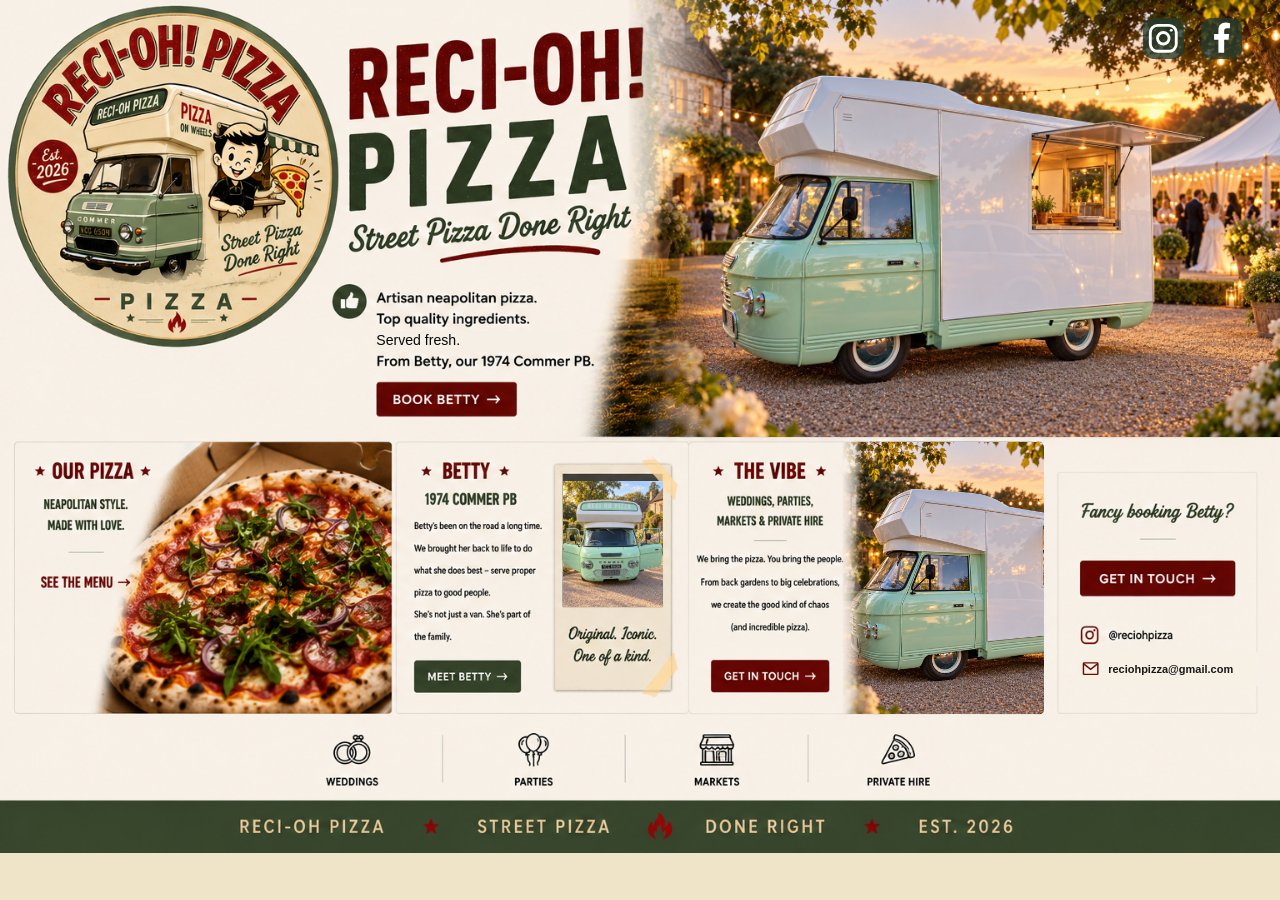
<file: index.html>
<!DOCTYPE html>
<html lang="en">
<head>
<meta charset="UTF-8">
<meta name="viewport" content="width=device-width, initial-scale=1.0">
<title>Reci-Oh Pizza</title>
<meta name="description" content="Reci-Oh Pizza - artisan Neapolitan pizza from Betty, our 1974 Commer PB van. Available for weddings, parties, markets and private hire.">

<style>
*{margin:0;padding:0;box-sizing:border-box}
body{background:#efe3c8;overflow-x:hidden}
.page{position:relative;width:100%;max-width:1920px;margin:0 auto}
.page img{width:100%;height:auto;display:block}
.hotspot{position:absolute;display:block;z-index:20}

/* Main Book Betty button */
.book-main{left:29.4%;top:44.7%;width:11.2%;height:4.4%}

/* See The Menu */
.menu-link{left:3%;top:68.2%;width:10.8%;height:4.2%}

/* Meet Betty */
.meet-betty{left:32.3%;top:78.2%;width:9%;height:4.1%}

/* Vibe Get In Touch */
.vibe-contact{left:55.5%;top:78.4%;width:9.3%;height:4.1%}

/* Main contact box button */
.main-contact{right:8.1%;top:65.5%;width:12.8%;height:5.4%}

/* Instagram top icon */
.instagram-top{right:7.5%;top:2.1%;width:3.2%;height:5.2%}

/* Facebook top icon */
.facebook-top{right:3%;top:2.1%;width:3.2%;height:5.2%}

/* Instagram in contact card */
.instagram-contact{right:9%;top:74.2%;width:13%;height:3.3%}

/* Email in contact card */
.email-contact{right:7.8%;top:78.5%;width:15%;height:3.3%}

/* Real photographs of Betty, placed over the original homepage artwork. */
.page .betty-photo{position:absolute;display:block;object-fit:cover;z-index:5}
.page .betty-hero{left:49%;top:0;width:51%;height:51.25%;object-position:50% 50%;-webkit-mask-image:linear-gradient(to right,transparent 0%,#000 14%);mask-image:linear-gradient(to right,transparent 0%,#000 14%)}
.page .betty-story{left:43.95%;top:56.35%;width:7.85%;height:14.8%;object-position:50% 50%}
.page .betty-vibe{left:65.8%;top:51.8%;width:15.8%;height:31.9%;object-position:25% 50%;border-radius:0 5px 5px 0;-webkit-mask-image:linear-gradient(to right,transparent,#000 15%);mask-image:linear-gradient(to right,transparent,#000 15%)}
.instagram-top,.facebook-top{color:#fff;background:#233a2ec4;border-radius:24%;padding:.25%;height:auto;aspect-ratio:1}
.hotspot svg{width:100%;height:100%;display:block}
.hotspot:focus-visible{outline:3px solid #cc3025;outline-offset:3px}
/* Visible contact details replace the outdated address baked into the artwork. */
.email-contact{left:84.3%;right:auto;top:76.4%;width:14%;height:4%;background:#f7f0e5;display:flex;align-items:center;gap:5%;padding:0 .25%;color:#171713;text-decoration:none;font-family:Arial,sans-serif;font-size:clamp(5px,.86vw,16.5px);font-weight:600;white-space:nowrap}
.email-contact svg{width:10%;height:auto;flex-shrink:0;color:#690d07}
.page .fresh-copy{position:absolute;z-index:6;left:29.4%;top:38.8%;width:15%;height:2.4%;background:#f5efe5;color:#080808;font-family:Arial,sans-serif;font-size:min(1.1vw,21.12px);font-weight:400;line-height:1.4;white-space:nowrap}
</style>
<link rel="stylesheet" href="mobile.css">
</head>

<body>
<main class="page">
  <img src="recioh-homepage.png" alt="Reci-Oh Pizza — Street Pizza Done Right. Authentic Neapolitan pizza from Betty, our 1974 Commer PB. Weddings, parties, markets and private hire.">
  <img class="betty-photo betty-hero" src="betty-wedding.jpg" alt="Illustrative wedding setting featuring Betty, our pastel green and white 1974 Commer PB pizza van" fetchpriority="high" decoding="async">
  <img class="betty-photo betty-story" src="betty-front-garden.jpg" alt="Front view of Betty with an illustrative country-house garden background" loading="lazy">
  <img class="betty-photo betty-vibe" src="betty-wedding.jpg" alt="Betty in an illustrative countryside wedding setting" loading="lazy">

  <p class="fresh-copy">Served fresh.</p>
  <a class="hotspot book-main" href="mailto:reciohpizza@gmail.com?subject=Booking%20Betty" aria-label="Book Betty"></a>
  <a class="hotspot menu-link" href="menu.html" aria-label="View menu"></a>
  <a class="hotspot meet-betty" href="meet-betty.html" aria-label="Meet Betty"></a>
  <a class="hotspot vibe-contact" href="mailto:reciohpizza@gmail.com?subject=Private%20Hire%20Booking" aria-label="Private hire booking"></a>
  <a class="hotspot main-contact" href="mailto:reciohpizza@gmail.com?subject=Booking%20Betty" aria-label="Get in touch"></a>

  <a class="hotspot instagram-top" href="https://www.instagram.com/reciohpizza/" target="_blank" rel="noopener" aria-label="Instagram"><svg viewBox="0 0 24 24" fill="none" stroke="currentColor" stroke-width="2" aria-hidden="true"><rect x="3" y="3" width="18" height="18" rx="5"/><circle cx="12" cy="12" r="4"/><circle cx="17.5" cy="6.5" r="1" fill="currentColor" stroke="none"/></svg></a>
  <a class="hotspot facebook-top" href="https://www.facebook.com/reciohpizza/" target="_blank" rel="noopener" aria-label="Facebook"><svg viewBox="0 0 24 24" fill="currentColor" aria-hidden="true"><path d="M14 22v-9h3l.5-4H14V7c0-1 .3-2 2-2h2V1.5C17 1.2 16 1 15 1c-3 0-5 2-5 5v3H7v4h3v9z"/></svg></a>

  <a class="hotspot instagram-contact" href="https://www.instagram.com/reciohpizza/" target="_blank" rel="noopener" aria-label="Instagram contact"></a>
  <a class="hotspot email-contact" href="mailto:reciohpizza@gmail.com?subject=Booking%20Betty" aria-label="Email reciohpizza@gmail.com"><svg viewBox="0 0 24 24" fill="none" stroke="currentColor" stroke-width="2" aria-hidden="true"><rect x="2" y="4" width="20" height="16" rx="1"/><path d="m2 5 10 8L22 5"/></svg><span>reciohpizza@gmail.com</span></a>
</main>
<div class="mobile-site"><header class="top"><a class="brand" href="#">RECI-OH! PIZZA<small>STREET PIZZA DONE RIGHT</small></a><a href="mailto:reciohpizza@gmail.com?subject=Booking%20Betty">Book Betty ↗</a></header><nav class="nav" aria-label="Main navigation"><a href="menu.html">Our menu</a><a href="meet-betty.html">Meet Betty</a><a href="#contact">Get in touch</a></nav><main><section class="hero"><div class="logo" role="img" aria-label="Reci-Oh Pizza logo"></div><div class="eyebrow">FROM BETTY, OUR 1974 COMMER PB</div><h1>RECI-OH! <span>PIZZA</span></h1><div class="tagline">Street Pizza Done Right</div><p>Authentic Neapolitan pizza.<br/>Top quality ingredients.<br/>Served fresh, with a whole lot of character.</p><div class="buttons"><a class="button" href="menu.html">See the menu →</a><a class="button outline" href="mailto:reciohpizza@gmail.com?subject=Booking%20Betty">Book Betty →</a></div><div class="photo"><img src="betty-wedding.jpg" alt="Illustrative wedding setting featuring Betty" fetchpriority="high"></div></section><div class="occasions"><div><span aria-hidden="true">♧</span>WEDDINGS</div><div><span aria-hidden="true">✶</span>PARTIES</div><div><span aria-hidden="true">▤</span>MARKETS</div><div><span aria-hidden="true">♡</span>PRIVATE HIRE</div></div><section class="details" id="mobile-details"><article class="card"><div class="eyebrow">MADE WITH LOVE</div><h2>★ OUR PIZZA ★</h2><p>Neapolitan style. Proper ingredients. Freshly made pizza that’s worth gathering around.</p><a class="button" href="menu.html">Explore the menu →</a></article><article class="card story"><div class="eyebrow">ORIGINAL. ICONIC. ONE OF A KIND.</div><h2>★ MEET BETTY ★</h2><p>Our 1974 Commer PB has been on the road a long time. We brought her back to life to serve proper pizza to good people.</p><img src="betty-front-garden.jpg" alt="Betty with an illustrative country-house garden background" loading="lazy"><a class="button outline" href="meet-betty.html">Read Betty’s story →</a></article><article class="card green"><h2>★ BRING THE GOOD VIBES ★</h2><p>From back gardens to big celebrations — weddings, parties, markets and private hire. We bring the pizza. You bring the people.</p><a class="button" href="mailto:reciohpizza@gmail.com?subject=Private%20Hire%20Booking">Let’s plan your event →</a></article></section><section class="contact" id="contact"><h2>Fancy booking Betty?</h2><p>Tell us your date, location and what you’re planning.</p><a class="button" href="mailto:reciohpizza@gmail.com?subject=Booking%20Betty">Get in touch →</a><a class="email" href="mailto:reciohpizza@gmail.com">reciohpizza@gmail.com</a><div class="social"><a href="https://www.instagram.com/reciohpizza/">Instagram ↗</a><a href="https://www.facebook.com/reciohpizza/">Facebook ↗</a></div></section></main><footer>RECI-OH PIZZA ★ STREET PIZZA DONE RIGHT<br/>EST. 2026</footer></div>
</body>
</html>
</file>
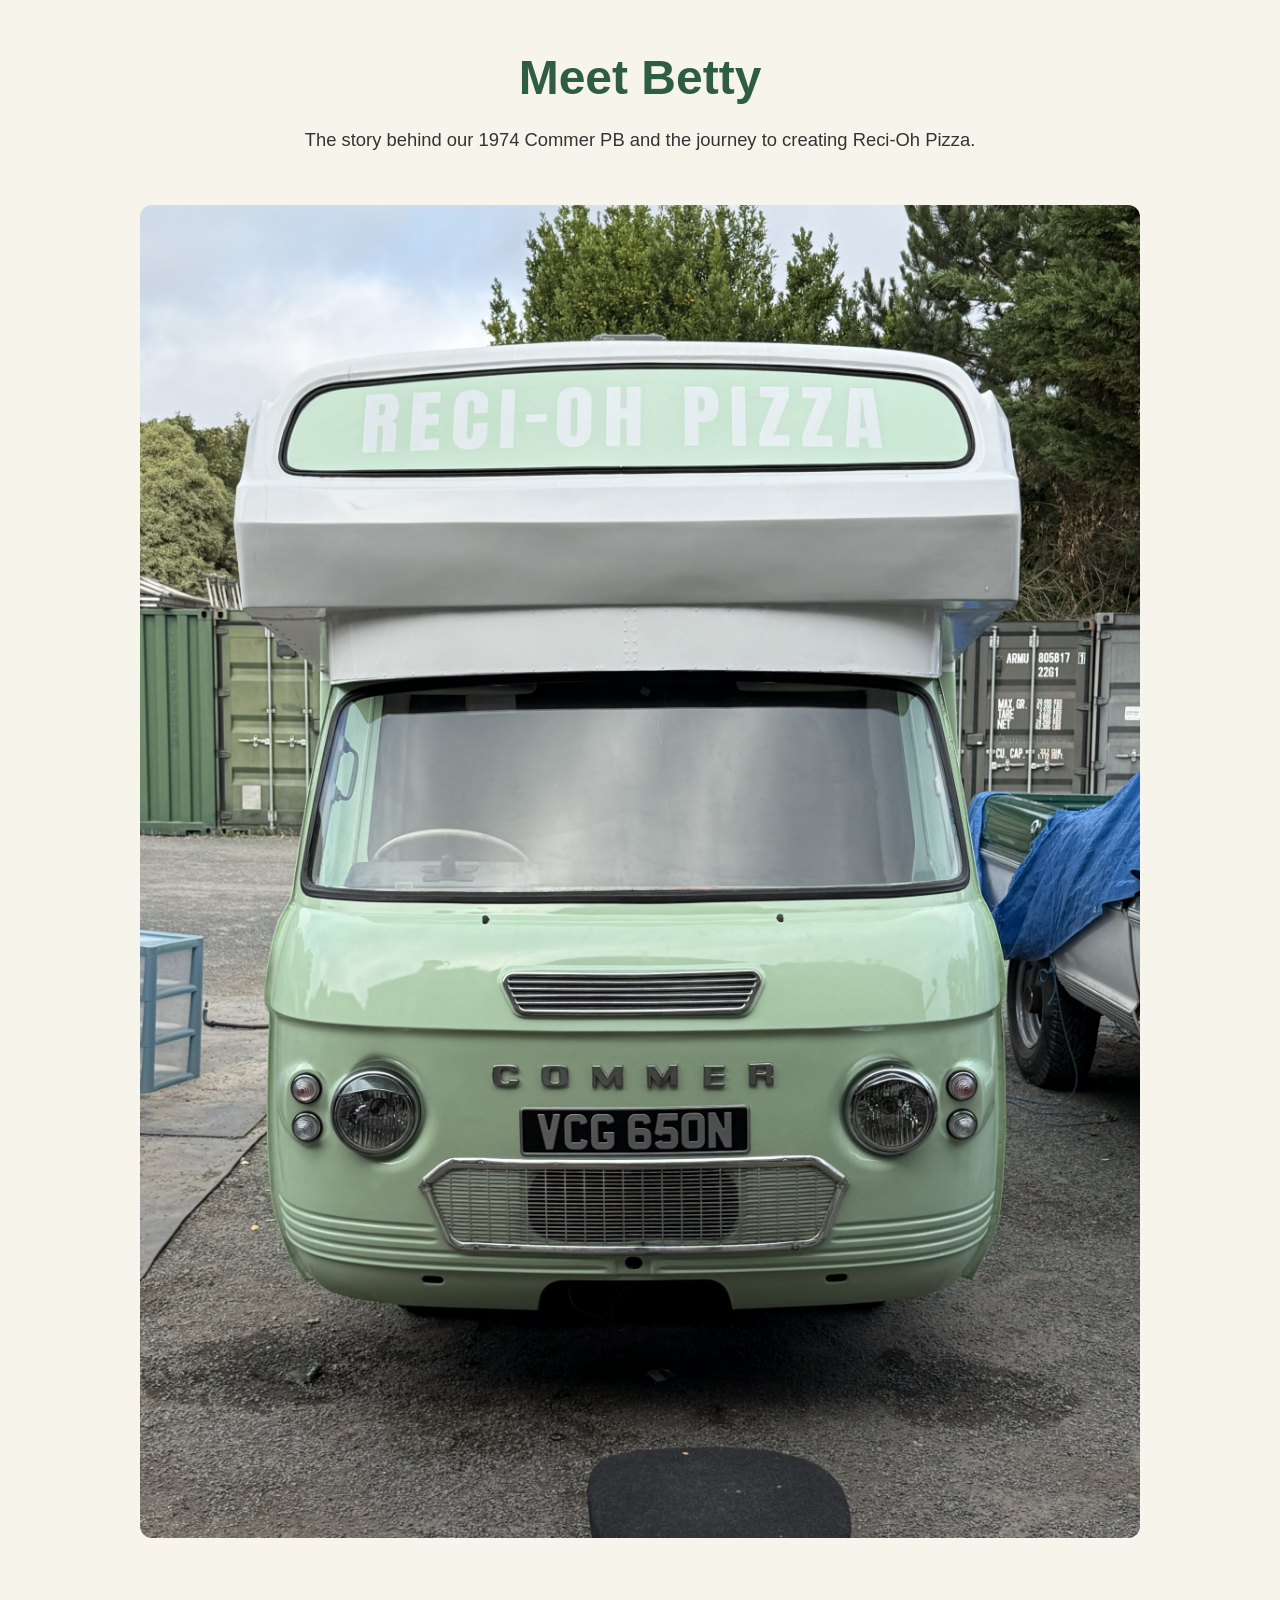
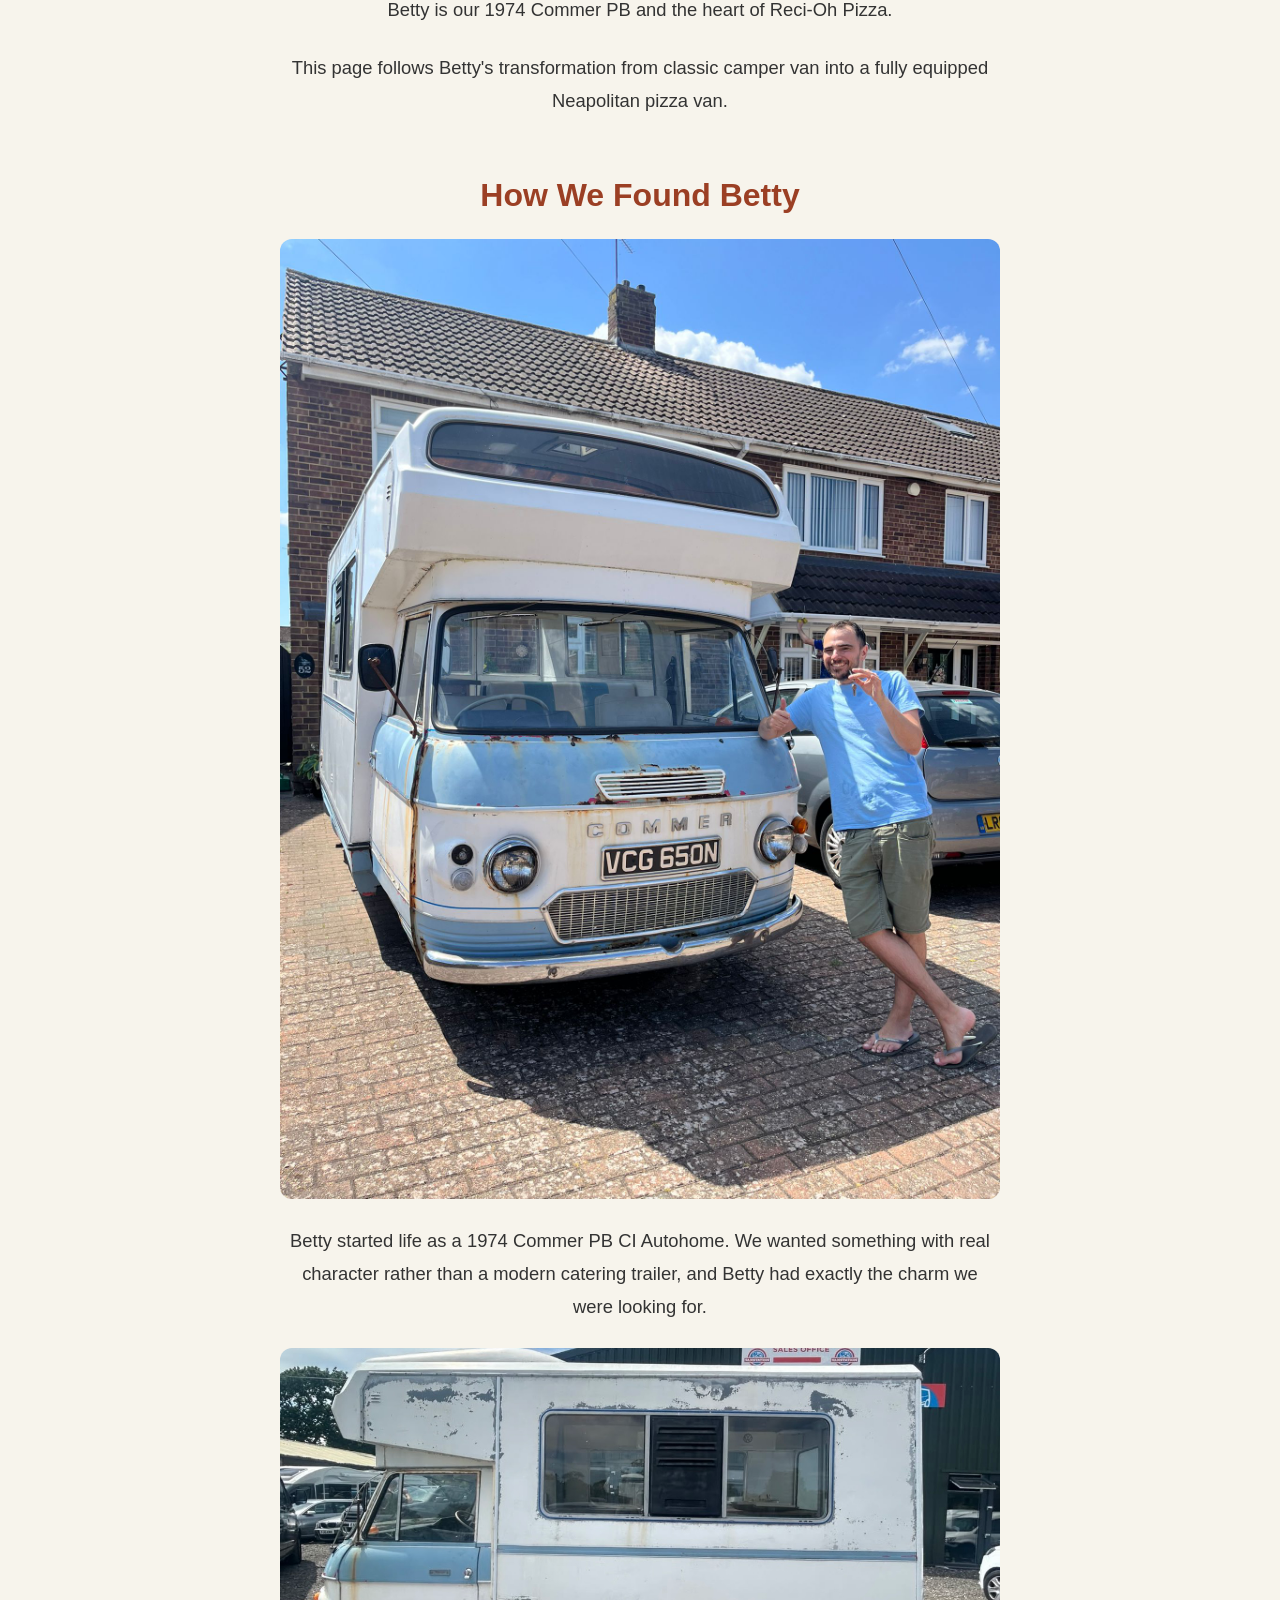
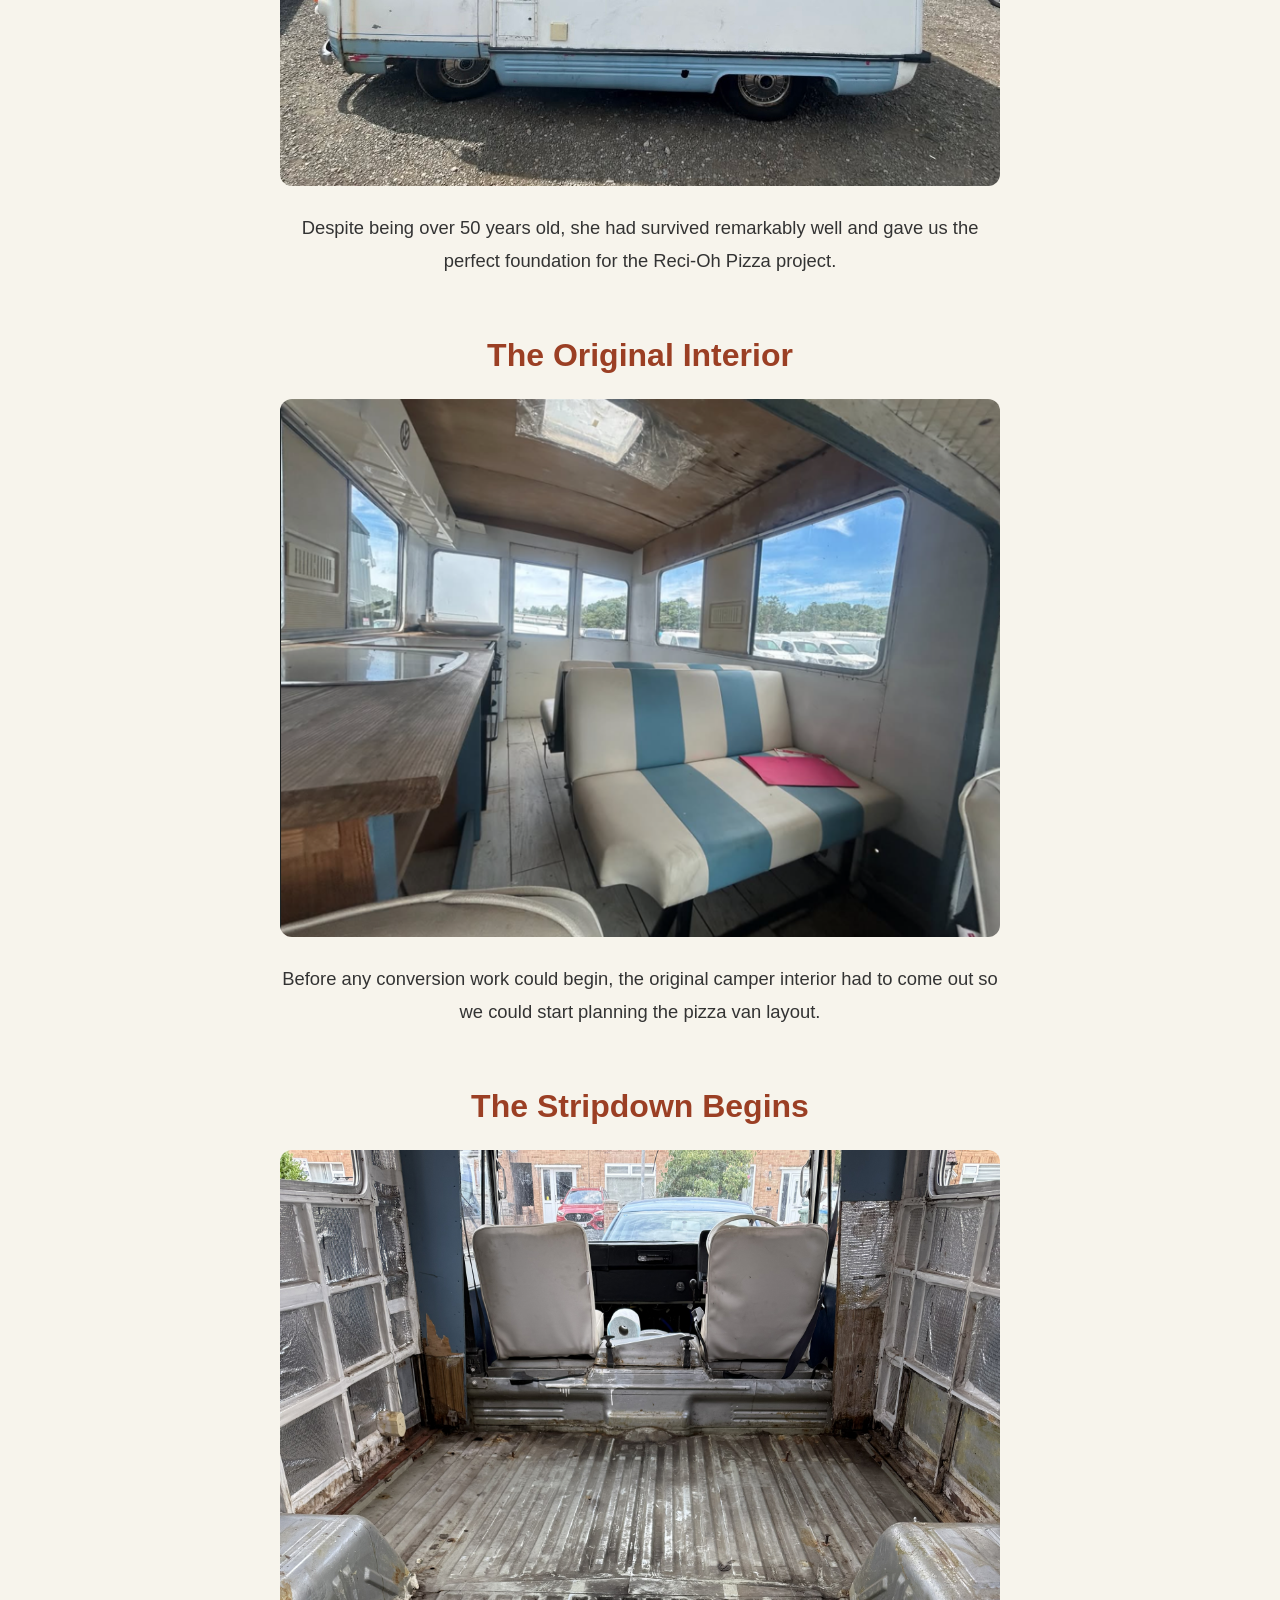
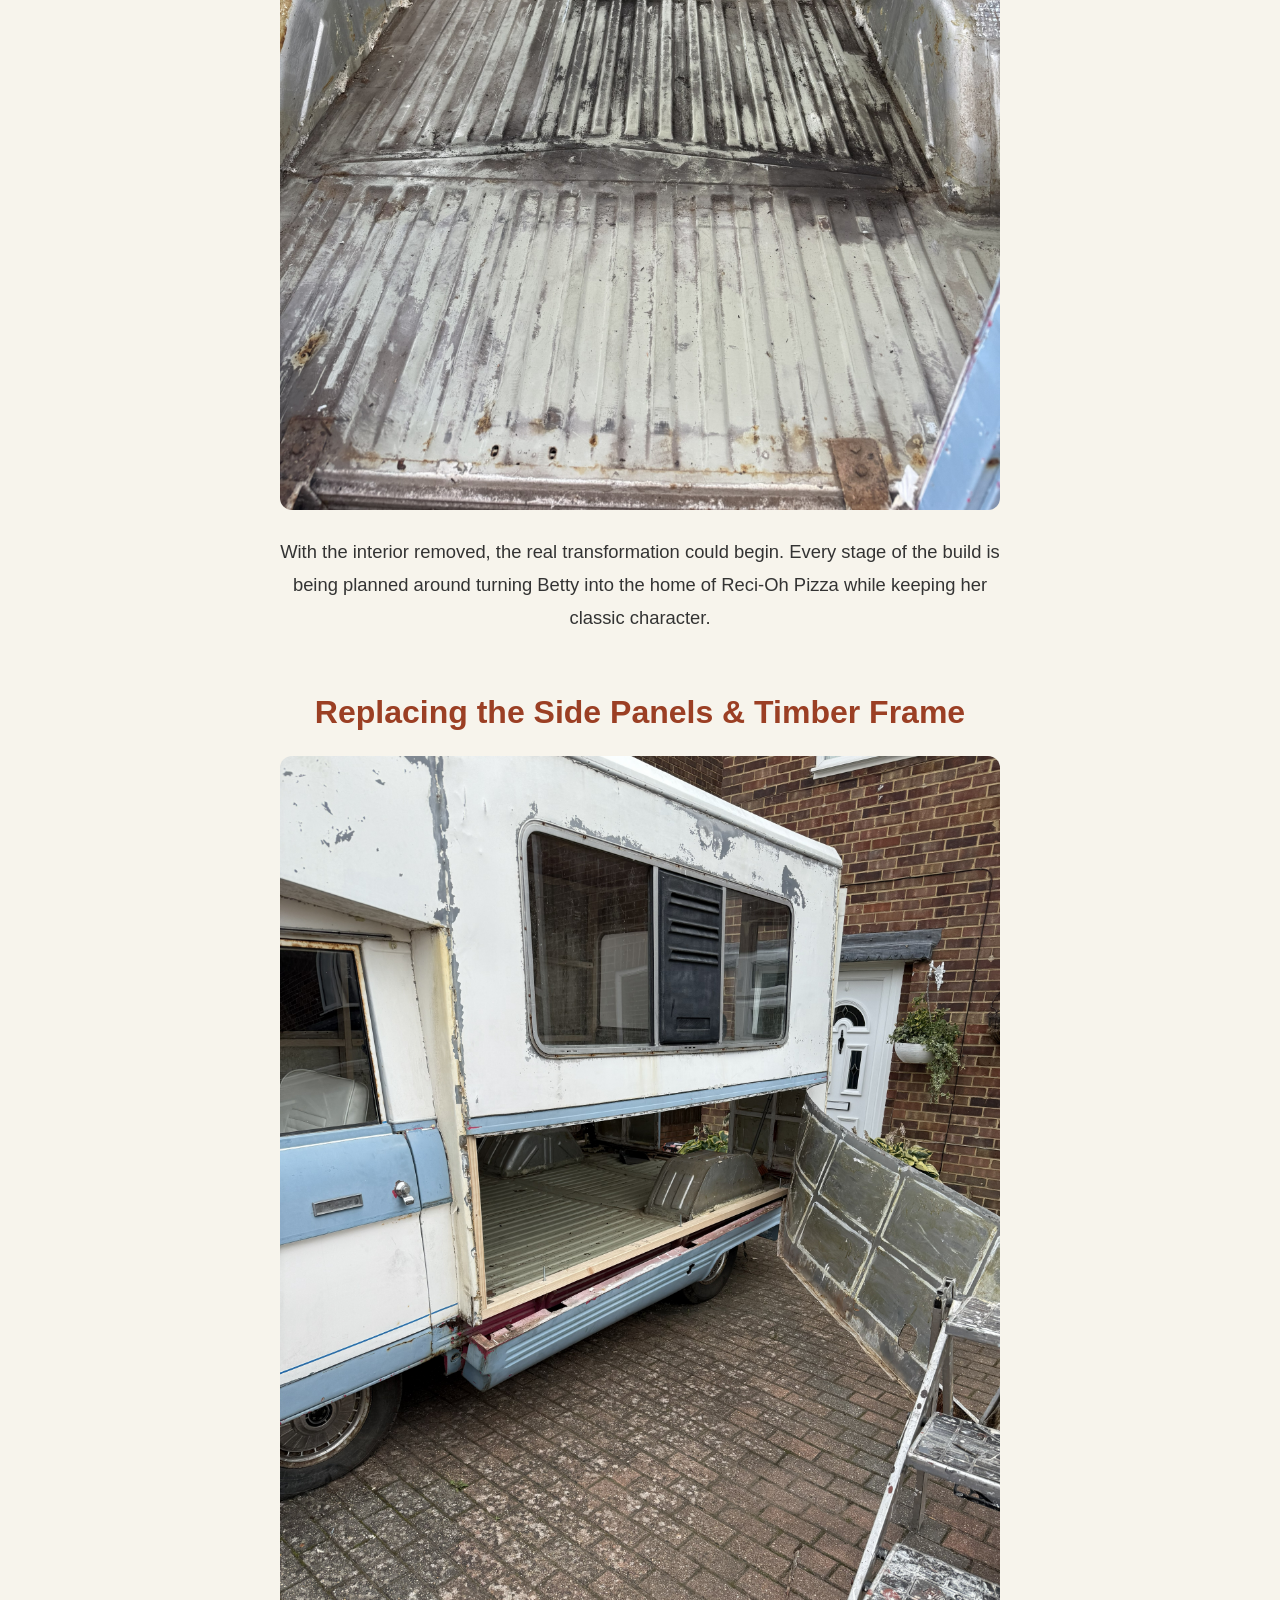
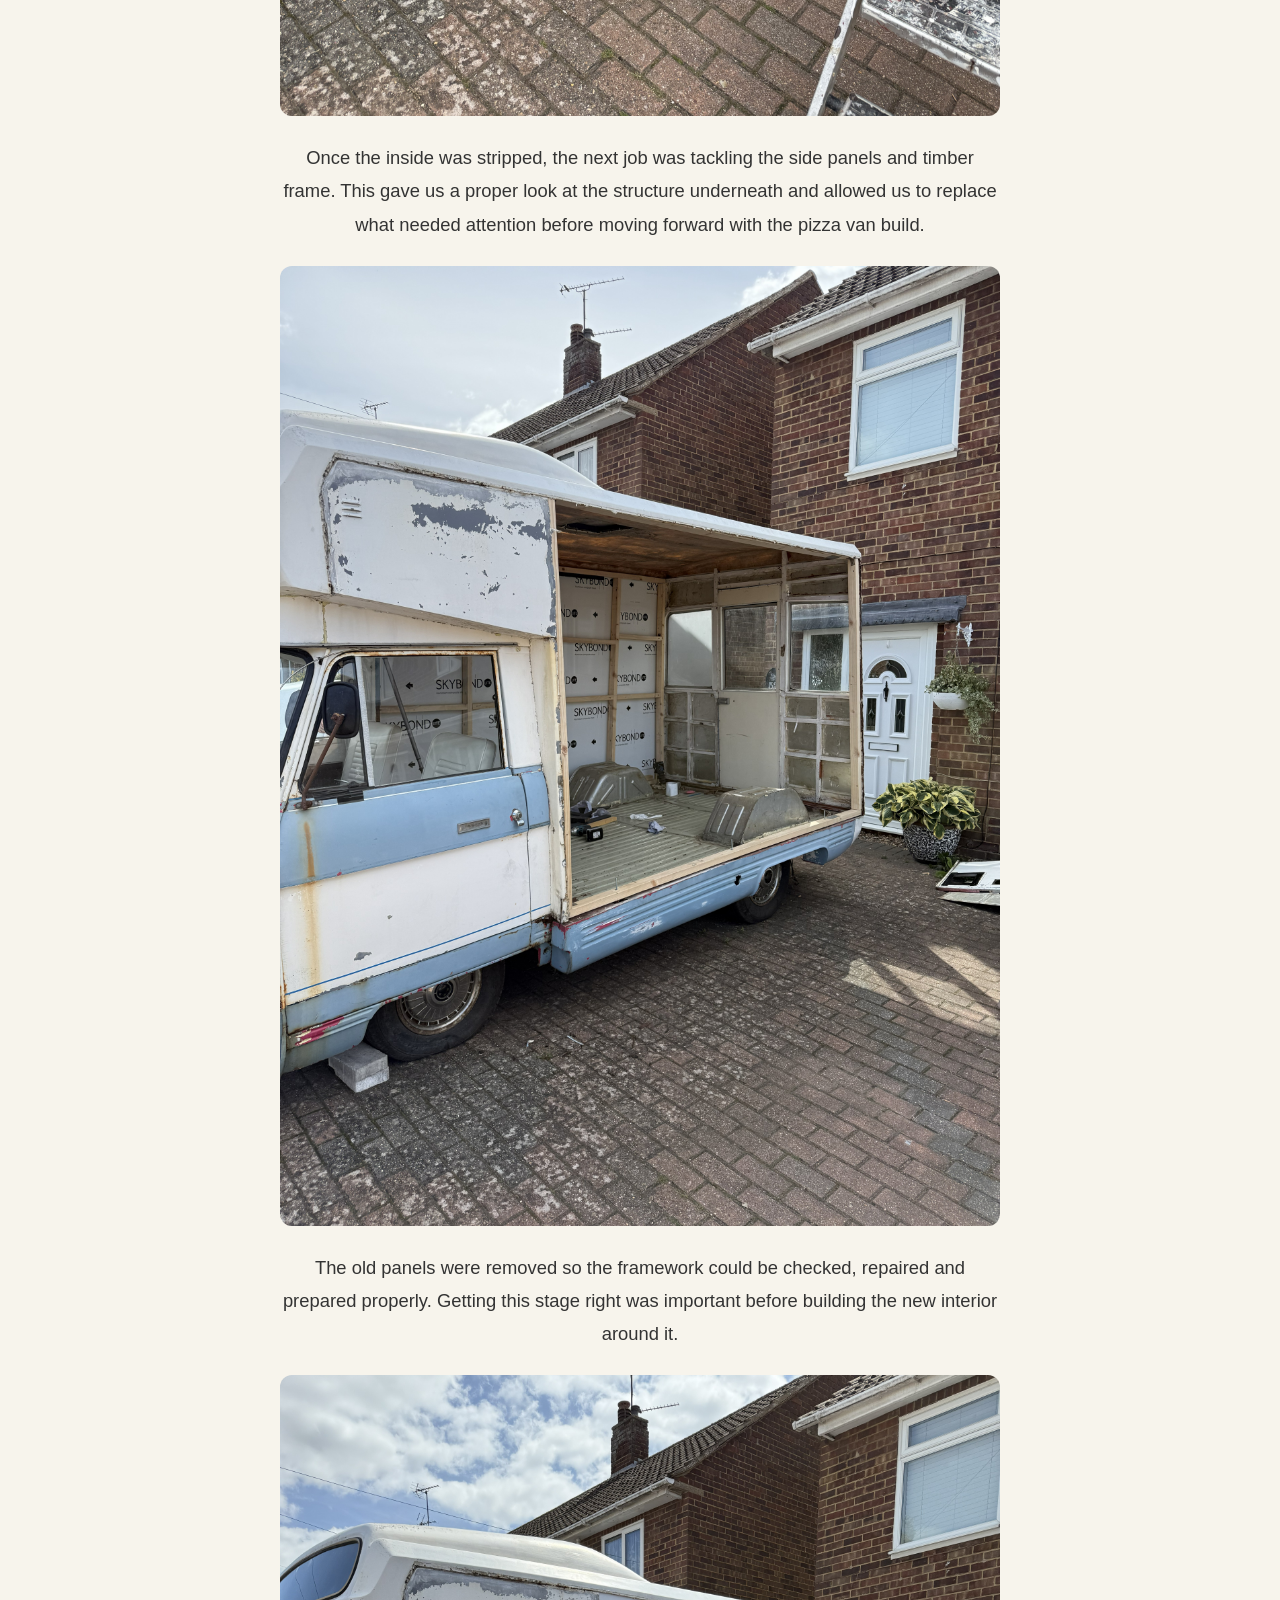
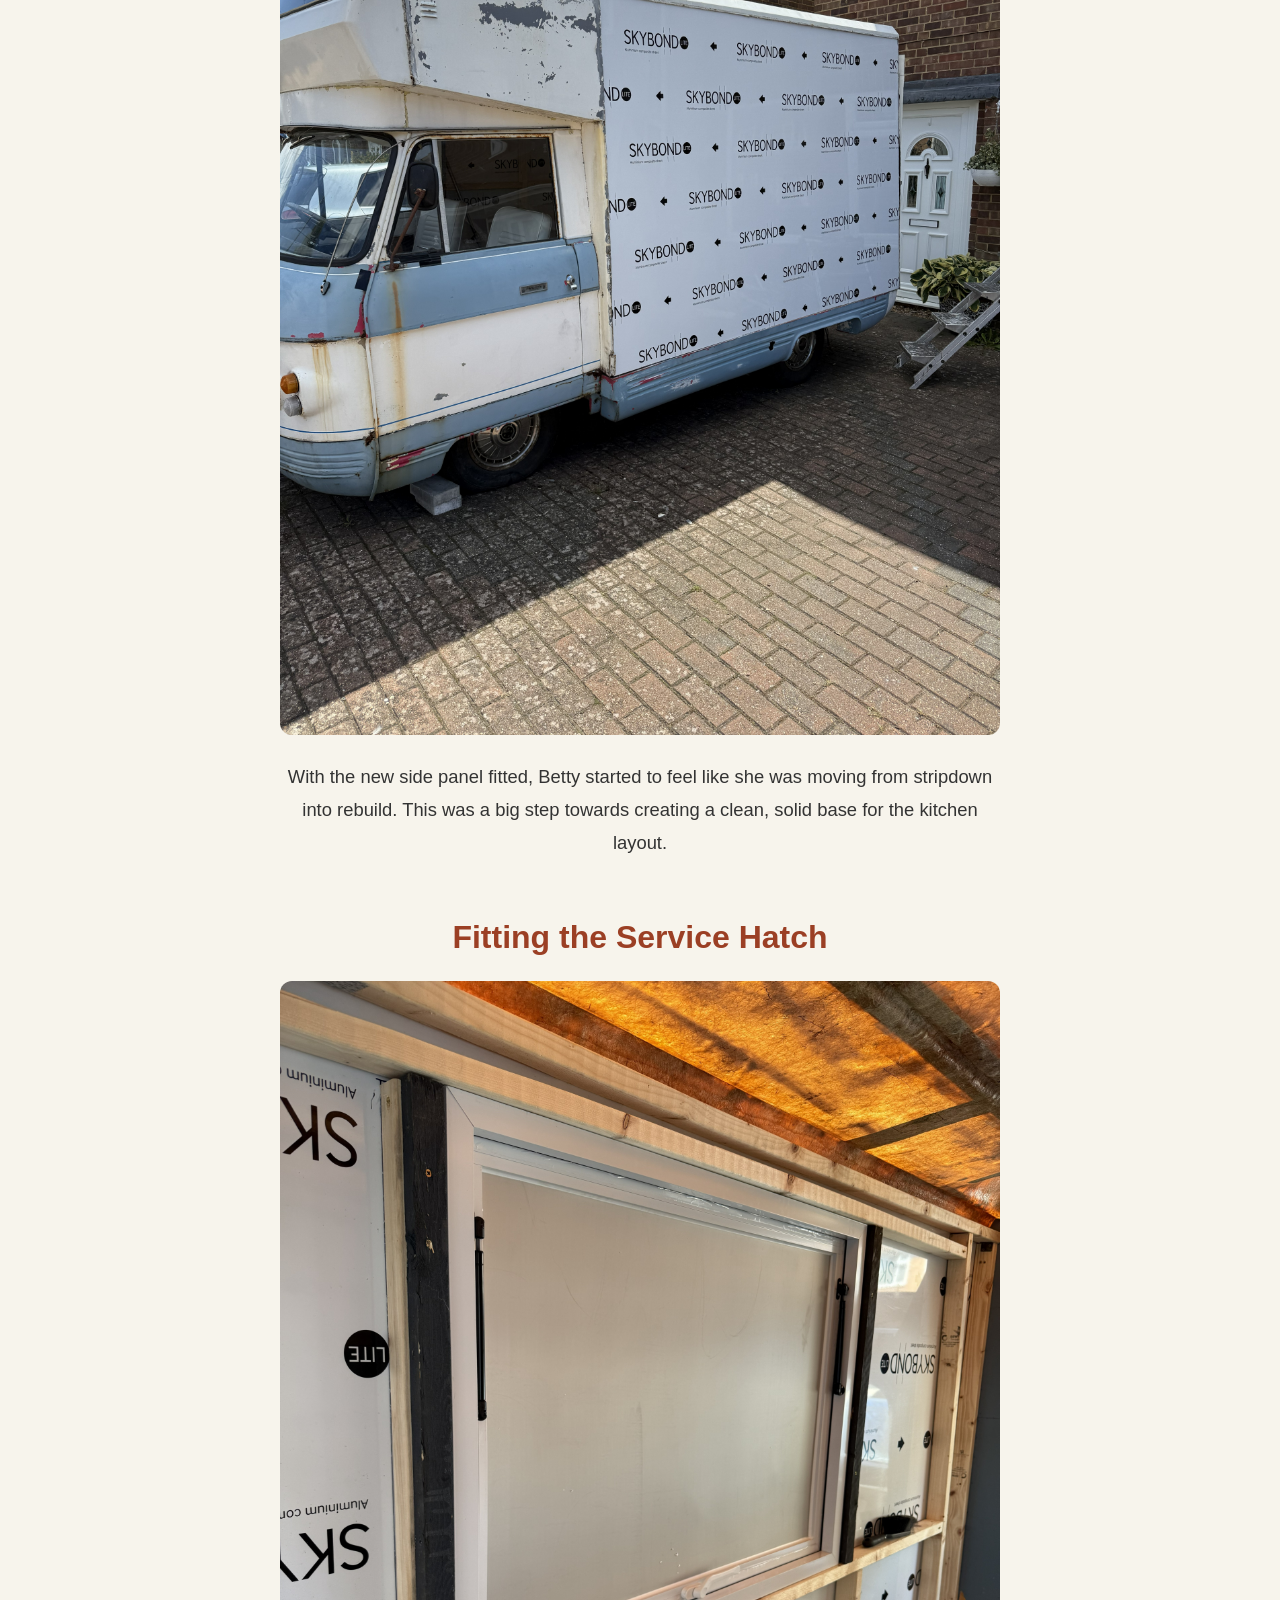
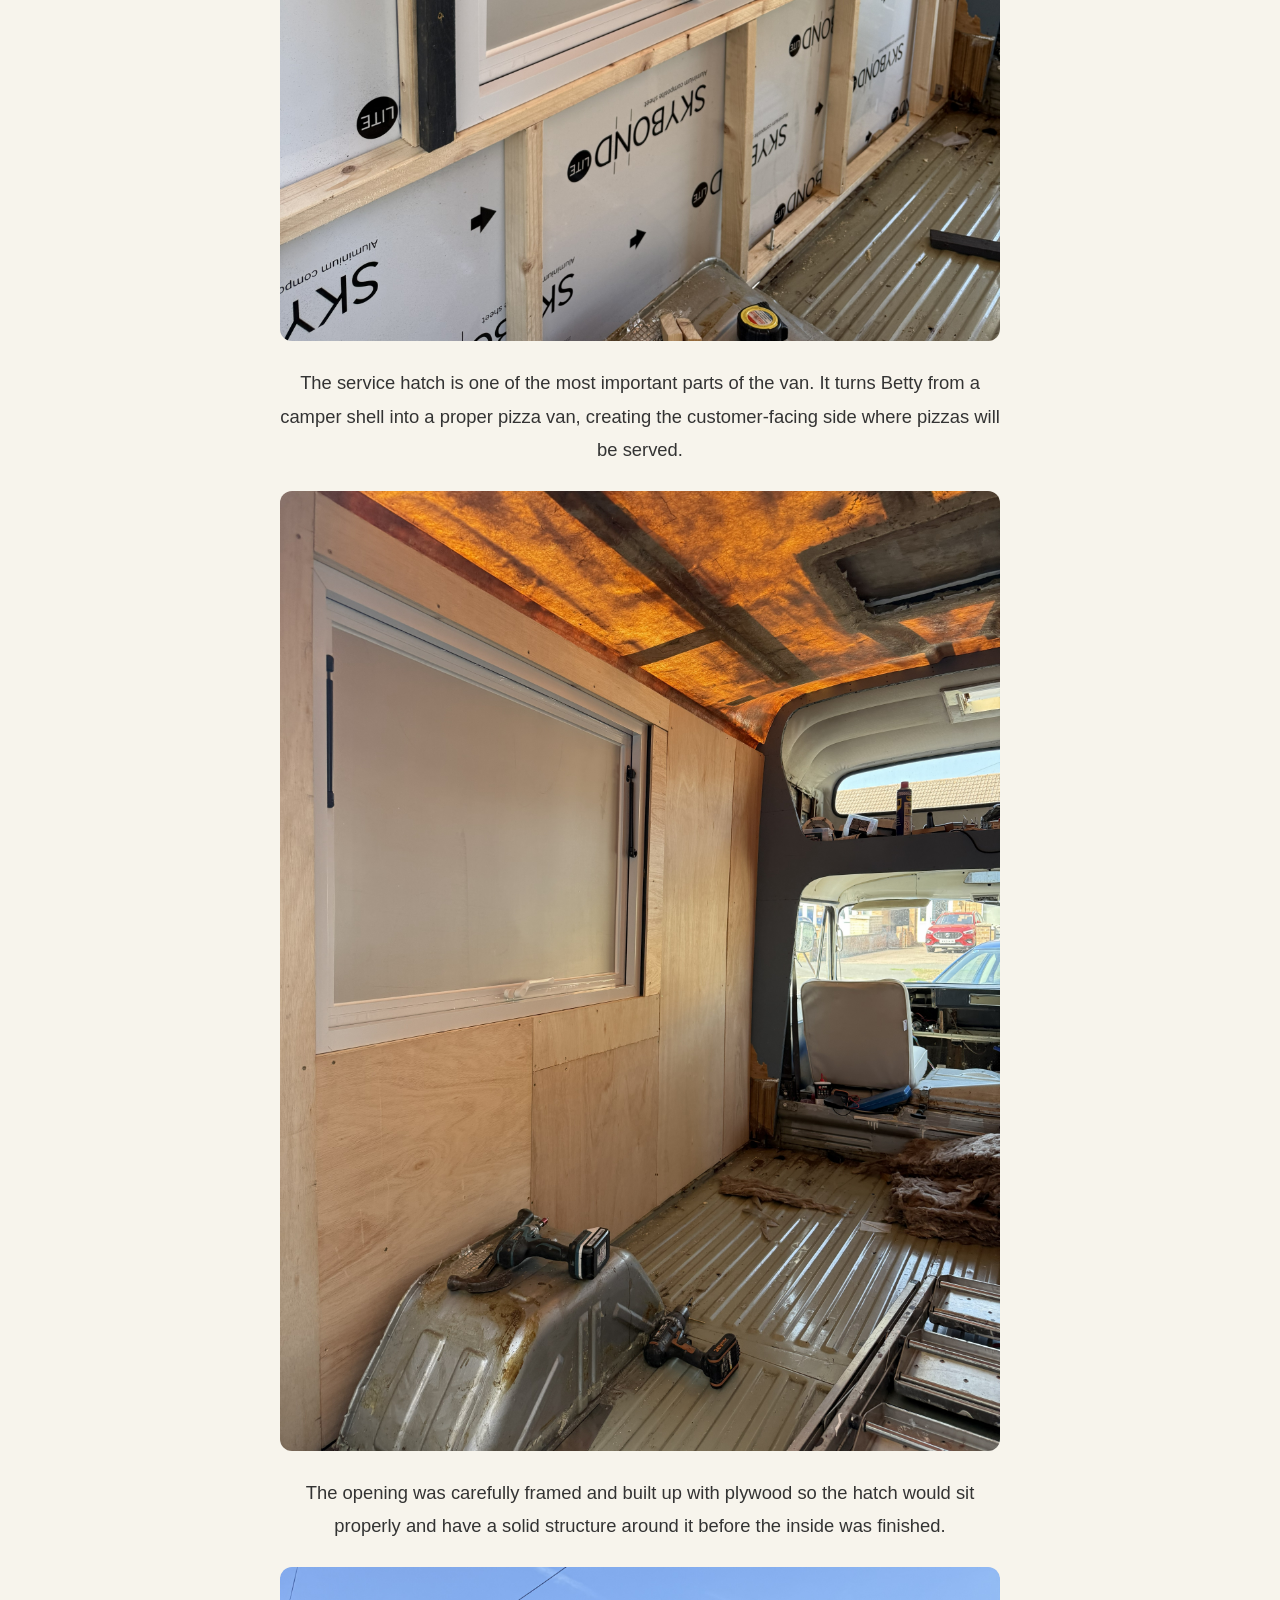
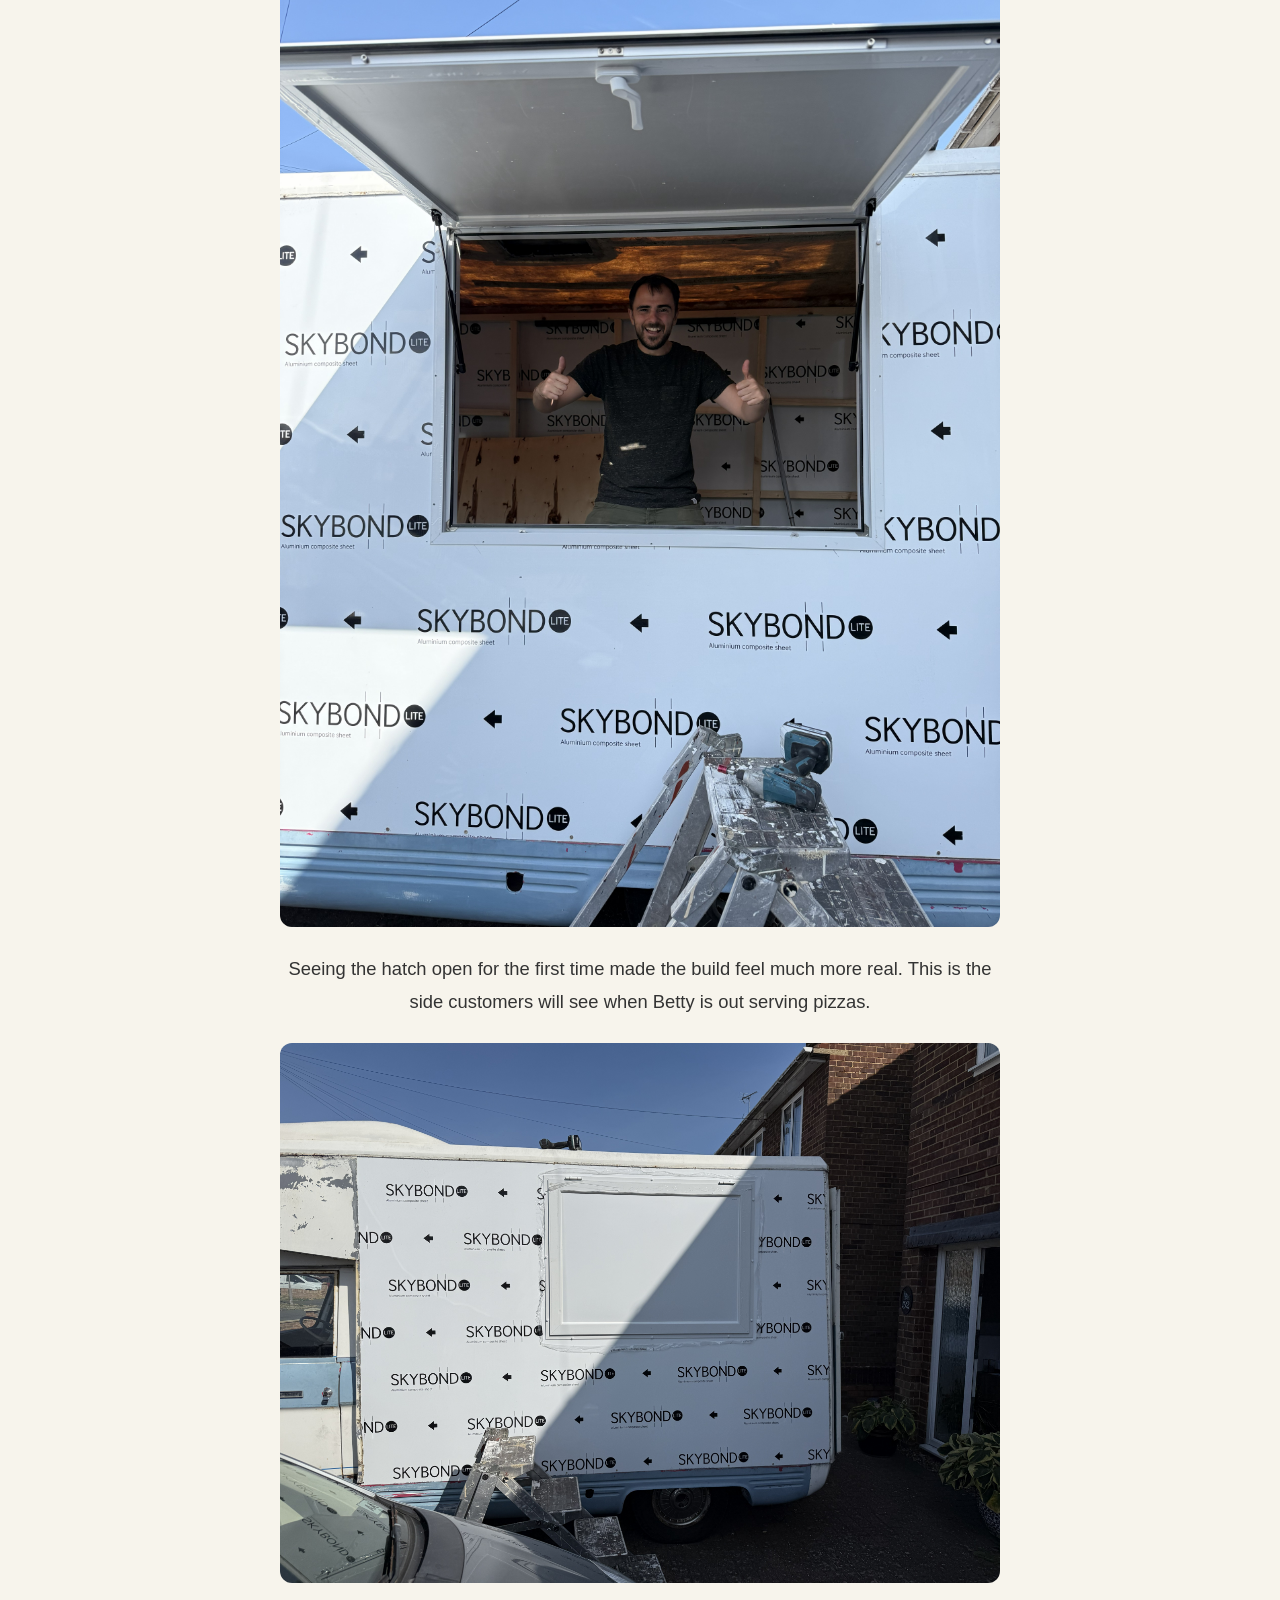
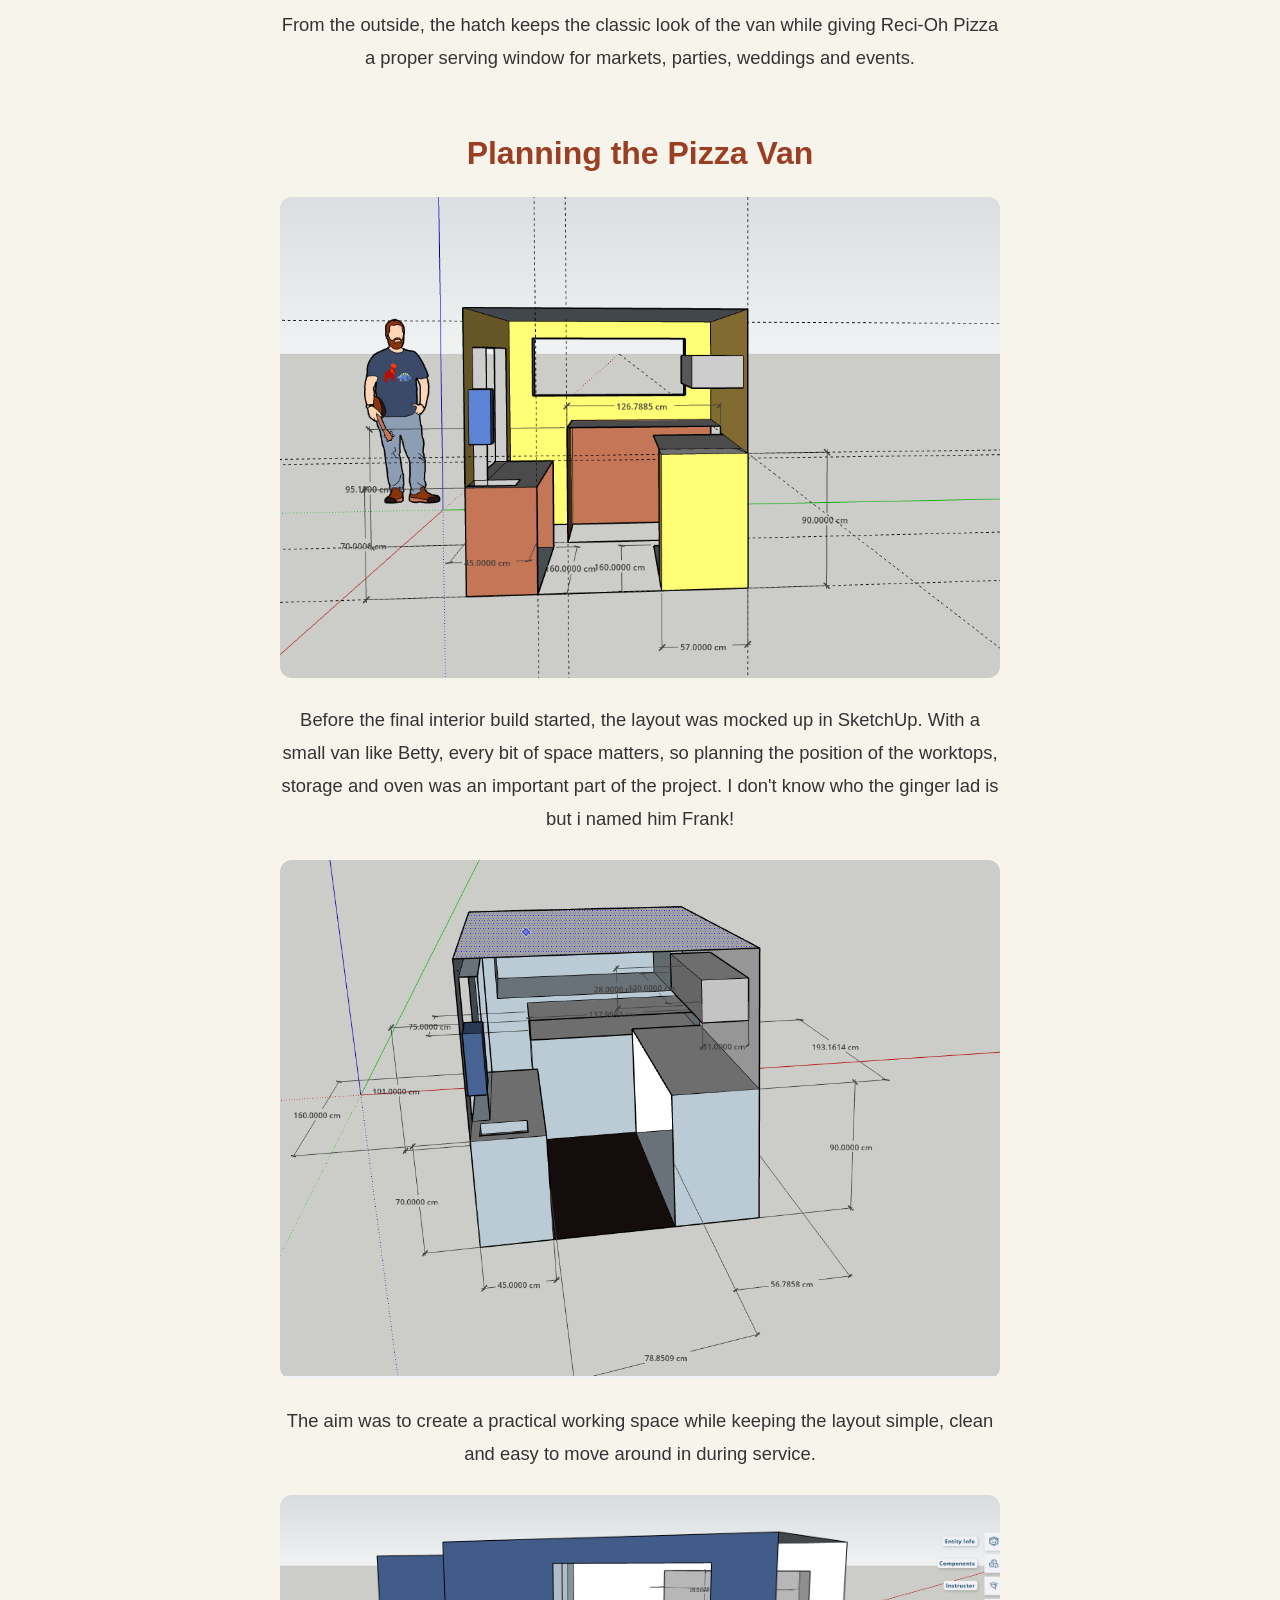
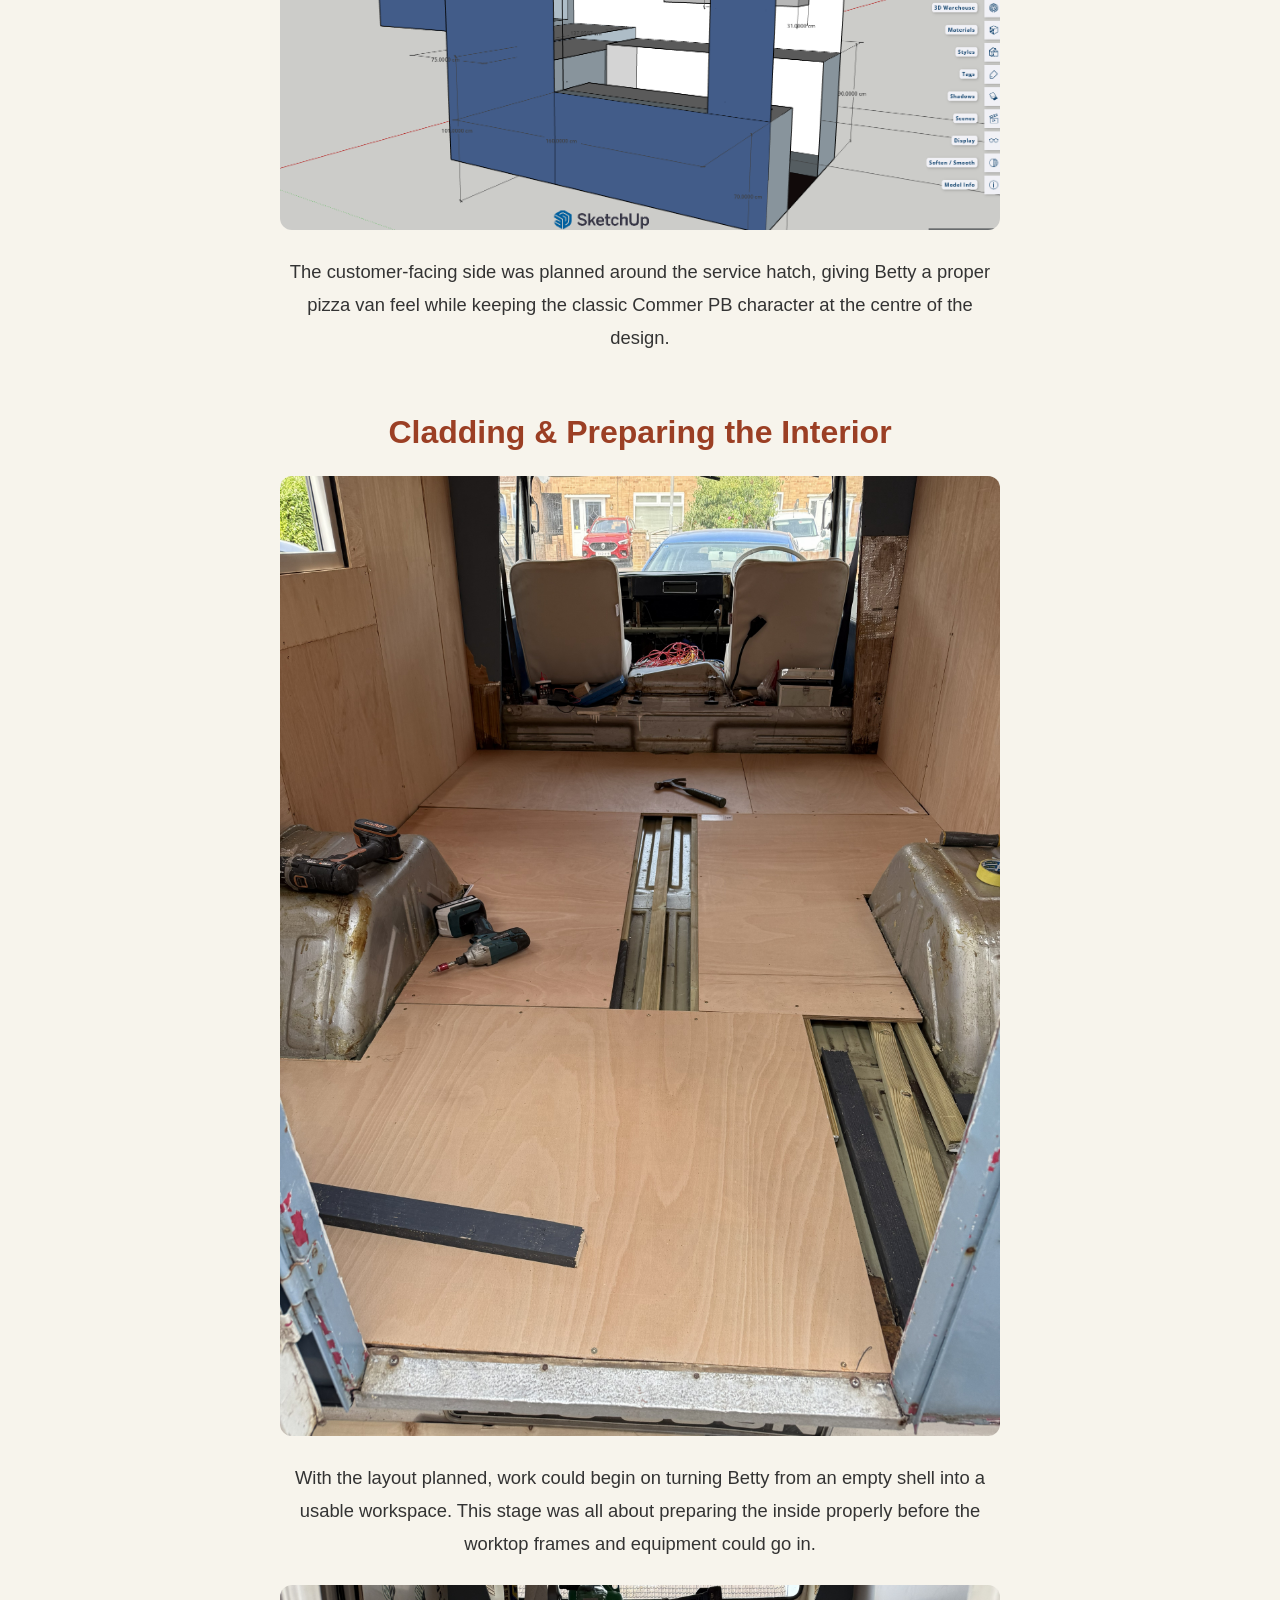
<file: meet-betty.html>
<!DOCTYPE html>
<html lang="en">
<head>
<meta charset="UTF-8">
<meta name="viewport" content="width=device-width, initial-scale=1.0">
<title>Meet Betty | Reci-Oh Pizza</title>

<style>
body{
    margin:0;
    font-family:Arial,sans-serif;
    background:#f7f4ec;
    color:#333;
}

.intro{
    max-width:900px;
    margin:auto;
    padding:50px 20px 25px;
    text-align:center;
}

.hero{
    max-width:1000px;
    margin:0 auto 35px;
    padding:0 20px;
}

.hero img,
.story-image{
    width:100%;
    height:auto;
    display:block;
    border-radius:12px;
}

.content{
    max-width:900px;
    margin:auto;
    padding:20px 20px 80px;
    text-align:center;
}

h1{
    font-size:3rem;
    margin:0 0 18px;
    color:#2f5d43;
}

h2{
    font-size:2rem;
    margin:60px 0 20px;
    color:#9b3f24;
}

p{
    font-size:1.15rem;
    line-height:1.8;
    max-width:720px;
    margin:0 auto 24px;
}

.story-image{
    max-width:720px;
    margin:25px auto;
}

.gallery{
    max-width:900px;
    margin:30px auto;
    display:grid;
    grid-template-columns:repeat(2, 1fr);
    gap:18px;
}

.gallery img{
    width:100%;
    height:260px;
    object-fit:cover;
    display:block;
    border-radius:12px;
}

/* Galleries where the full photo should remain visible */
.natural-gallery{
    max-width:900px;
    margin:30px auto;
    display:grid;
    grid-template-columns:repeat(2, 1fr);
    gap:18px;
    align-items:start;
}

.natural-gallery img{
    width:100%;
    height:auto;
    display:block;
    border-radius:12px;
}

.back-home{
    display:inline-block;
    margin-top:40px;
    padding:14px 28px;
    background:#2f5d43;
    color:white;
    text-decoration:none;
    border-radius:8px;
    font-weight:bold;
}

.back-home:hover{
    opacity:0.9;
}

@media(max-width:700px){
    .intro{
        padding-top:35px;
    }

    h1{
        font-size:2.4rem;
    }

    h2{
        font-size:1.7rem;
    }

    p{
        font-size:1.05rem;
    }

    .gallery,
    .natural-gallery{
        grid-template-columns:1fr;
    }

    .gallery img{
        height:auto;
    }
}
</style>
</head>

<body>

<div class="intro">
    <h1>Meet Betty</h1>

    <p>
        The story behind our 1974 Commer PB and the journey to creating Reci-Oh Pizza.
    </p>
</div>

<div class="hero">
    <img src="betty-mockup.png.jpg" alt="Betty Mockup">
</div>

<div class="content">

    <p>
        Betty is our 1974 Commer PB and the heart of Reci-Oh Pizza.
    </p>

    <p>
        This page follows Betty's transformation from classic camper van into a fully equipped Neapolitan pizza van.
    </p>

    <h2>How We Found Betty</h2>

    <img class="story-image" src="betty-01.jpg" alt="Betty when we first found her">

    <p>
        Betty started life as a 1974 Commer PB CI Autohome. We wanted something with real character rather than a modern catering trailer, and Betty had exactly the charm we were looking for.
    </p>

    <img class="story-image" src="betty-02.PNG" alt="Another early photo of Betty">

    <p>
        Despite being over 50 years old, she had survived remarkably well and gave us the perfect foundation for the Reci-Oh Pizza project.
    </p>

    <h2>The Original Interior</h2>

    <img class="story-image" src="betty-interior.png" alt="Betty's original camper interior">

    <p>
        Before any conversion work could begin, the original camper interior had to come out so we could start planning the pizza van layout.
    </p>

    <h2>The Stripdown Begins</h2>

    <img class="story-image" src="betty-stripdown 1.jpg" alt="Betty during the stripdown">

    <p>
        With the interior removed, the real transformation could begin. Every stage of the build is being planned around turning Betty into the home of Reci-Oh Pizza while keeping her classic character.
    </p>

    <h2>Replacing the Side Panels & Timber Frame</h2>

    <img class="story-image" src="betty panel remove 1.jpg" alt="Betty with the original side panel removed">

    <p>
        Once the inside was stripped, the next job was tackling the side panels and timber frame. This gave us a proper look at the structure underneath and allowed us to replace what needed attention before moving forward with the pizza van build.
    </p>

    <img class="story-image" src="betty panel remove 2.jpg" alt="Betty during side panel replacement">

    <p>
        The old panels were removed so the framework could be checked, repaired and prepared properly. Getting this stage right was important before building the new interior around it.
    </p>

    <img class="story-image" src="betty panel on.jpg" alt="New side panel fitted to Betty">

    <p>
        With the new side panel fitted, Betty started to feel like she was moving from stripdown into rebuild. This was a big step towards creating a clean, solid base for the kitchen layout.
    </p>

    <h2>Fitting the Service Hatch</h2>

    <img class="story-image" src="betty-hatch-frame 1.jpg" alt="Service hatch frame being fitted">

    <p>
        The service hatch is one of the most important parts of the van. It turns Betty from a camper shell into a proper pizza van, creating the customer-facing side where pizzas will be served.
    </p>

    <img class="story-image" src="betty-hatch-frame 2 plywood.jpg" alt="Plywood work around the service hatch frame">

    <p>
        The opening was carefully framed and built up with plywood so the hatch would sit properly and have a solid structure around it before the inside was finished.
    </p>

    <img class="story-image" src="betty-hatch-open.jpg" alt="Service hatch open on Betty">

    <p>
        Seeing the hatch open for the first time made the build feel much more real. This is the side customers will see when Betty is out serving pizzas.
    </p>

    <img class="story-image" src="betty-hatch-exterior.jpg" alt="Exterior view of Betty's service hatch">

    <p>
        From the outside, the hatch keeps the classic look of the van while giving Reci-Oh Pizza a proper serving window for markets, parties, weddings and events.
    </p>

    <h2>Planning the Pizza Van</h2>

    <img class="story-image" src="betty plan 1.png" alt="SketchUp plan of Betty's interior layout">

    <p>
        Before the final interior build started, the layout was mocked up in SketchUp. With a small van like Betty, every bit of space matters, so planning the position of the worktops, storage and oven was an important part of the project. I don't know who the ginger lad is but i named him Frank!
    </p>

    <img class="story-image" src="betty plan 2.png" alt="Second SketchUp view of Betty's pizza van layout">

    <p>
        The aim was to create a practical working space while keeping the layout simple, clean and easy to move around in during service.
    </p>

    <img class="story-image" src="betty plan 3 customer view.png" alt="Customer side SketchUp view of Betty">

    <p>
        The customer-facing side was planned around the service hatch, giving Betty a proper pizza van feel while keeping the classic Commer PB character at the centre of the design.
    </p>

    <h2>Cladding & Preparing the Interior</h2>

    <img class="story-image" src="betty floor 1.jpg" alt="Preparing Betty's interior floor">

    <p>
        With the layout planned, work could begin on turning Betty from an empty shell into a usable workspace. This stage was all about preparing the inside properly before the worktop frames and equipment could go in.
    </p>

    <img class="story-image" src="betty floor 2 and clad.jpg" alt="Interior cladding and floor preparation inside Betty">

    <p>
        The interior cladding was fitted before the floor was finished, giving the van a cleaner and more practical surface ready for the next stages of the build.
    </p>

    <img class="story-image" src="betty floor 3.jpg" alt="Floor being laid inside Betty">

    <p>
        Once the cladding was underway, attention turned to the floor. A solid base was needed for the kitchen layout, storage, equipment and everything else that would eventually be built inside.
    </p>

    <img class="story-image" src="betty floor 4.jpg" alt="Finished floor inside Betty">

    <p>
        By the end of this stage, Betty had changed completely inside. The van was no longer just stripped out and empty — it was starting to feel like the base of a proper pizza workspace.
    </p>

    <h2>Building the Worktop Frames</h2>

    <p>
        With the floor and cladding in place, the next job was building the worktop frames. These frames set out the main working areas inside Betty, including the oven area, sink area, prep space and topping fridge position.
    </p>

    <div class="gallery">
        <img src="bulkhead.jpg" alt="Bulkhead area inside Betty">
        <img src="worktop 1.jpg" alt="Worktop frame inside Betty">
        <img src="worktop 2.jpg" alt="Second worktop frame inside Betty">
        <img src="worktop 3 oven area.jpg" alt="Oven area worktop frame inside Betty">
        <img src="worktop 4 sink area.jpg" alt="Sink area worktop frame inside Betty">
        <img src="topping fridge fitting with battery holders underneath.jpg" alt="Topping fridge fitting with battery holders underneath">
    </div>

    <p>
        This was the point where the SketchUp plans started becoming real. The frames created the structure for the kitchen layout and made it much easier to picture how Betty would work during service.
    </p>

    <h2>Stainless Steel Worktops</h2>

    <p>
        Once the timber frames were complete, the worktops were clad in stainless steel. This transformed the interior from a construction project into something that started to feel like a proper food preparation space.
    </p>

    <div class="gallery">
        <img src="steel 1.jpg" alt="Stainless steel worktop installation inside Betty">
        <img src="steel 2.jpg" alt="Second stainless steel worktop section inside Betty">
        <img src="steel 3.jpg" alt="Stainless steel worktop around the kitchen area">
        <img src="steel 4.jpg" alt="Finished stainless steel worktop section">
        <img src="steel customer view.jpg" alt="Customer view of the stainless steel worktops">
    </div>

    <p>
        Stainless steel was chosen because it is durable, easy to clean and much better suited to food service. With the surfaces fitted, Betty started to look less like a van conversion and more like a working pizza kitchen.
    </p>

    <h2>Plumbing & Water System</h2>

    <img class="story-image" src="plumbing 1.jpg" alt="Sink and plumbing installation inside Betty">

    <p>
        With the stainless steel worktops completed, attention turned to the plumbing system. A sink was installed along with the fresh and waste water setup needed to make Betty practical for day-to-day service.
    </p>

    <img class="story-image" src="plumbing 2.jpg" alt="Water tanks and plumbing system inside Betty">

    <p>
        The plumbing was designed to make the best use of the available space while keeping everything simple, reliable and easy to access. With the sink and water system in place, another major step towards a fully functioning pizza van was complete.
    </p>

    <h2>Electrical Installation, Roof Lining & Lighting</h2>

    <p>
        With the plumbing completed, attention turned to the electrical system and finishing the roof area. Power storage, lighting and the final ceiling panels were all installed during this stage of the build.
    </p>

    <div class="gallery">
        <img src="power batteries arrived.jpg" alt="Power batteries arriving for Betty">
        <img src="roof 1.jpg" alt="Roof lining installation inside Betty">
        <img src="roof 2 with light.PNG" alt="Roof lining and lighting inside Betty">
        <img src="roof 3 customer view.PNG" alt="Customer side view of Betty's finished roof area">
    </div>

    <p>
        The electrical system was built around portable battery power, providing reliable electricity for the equipment needed during service. This allowed the van to remain self-contained while keeping the installation simple and practical.
    </p>

    <p>
        Once the electrics were in place, the roof area was finished using soffit panels and fitted lighting. The completed ceiling transformed the feel of the interior, creating a brighter and more professional workspace while keeping the classic character of Betty intact.
    </p>


    <!-- NUT GATE -->

    <h2>Nut Gate 🔩</h2>

    <p>
        Just when we thought the build was going well, Betty decided to throw us a fairly major curveball.
    </p>

    <img class="story-image" src="nut-gate-compression.jpg" alt="Compression test showing a problem with Betty's engine">

    <p>
        A compression test showed that cylinder 4 had virtually no compression. That meant there was only one thing for it — the cylinder head had to come off so we could find out what was going on.
    </p>

    <img class="story-image" src="nut-gate-cylinder.jpg" alt="M8 nut found sitting inside cylinder 4 of Betty's engine">

    <p>
        And there it was. Somehow, an M8 nut had found its way into cylinder 4. A tiny piece of metal had managed to cause a very big problem. Nut Gate had officially begun.
    </p>

    <img class="story-image" src="nut-gate-piston.jpg" alt="Damaged piston removed from Betty's original engine">

    <p>
        Once the engine was stripped further, the damage became clear. The piston had taken a serious beating and Betty's original 1725cc engine was going to need considerably more than a quick repair.
    </p>


    <!-- ROBIN -->

    <h2>Robin to the Rescue</h2>

    <img class="story-image" src="robin-donor.jpg" alt="Robin, the donor 1974 Commer PB">

    <p>
        Rather than let Nut Gate bring the project to a halt, another 1974 Commer PB came to the rescue. We called him Robin, and most importantly, Robin had a running engine.
    </p>

    <img class="story-image" src="robin-engine.jpg" alt="Robin's running 1725cc engine before the swap">

    <p>
        Robin's 1725cc engine gave us the solution we needed. The plan was simple: remove the damaged engine from Betty, take the running engine from Robin and give Betty the heart transplant she needed to get back on the road.
    </p>


    <!-- FACE TRANSPLANT -->

    <h2>Betty's Face Transplant</h2>

    <p>
        With the engine drama finally behind us, attention turned to Betty's bodywork — starting with the front.
    </p>

    <p>
        Years of corrosion meant there was a lot more hiding underneath than we'd hoped. The front was stripped right back so the damaged metal could be removed and everything underneath could be properly inspected and repaired.
    </p>

    <div class="natural-gallery">
        <img src="face-transplant-1.jpg" alt="Betty's original front stripped back for repair">
        <img src="face-transplant-2.jpg" alt="Betty with her original front panel completely removed">
        <img src="face-transplant-3.jpg" alt="Replacement front panel fitted to Betty">
        <img src="face-transplant-4.jpg" alt="Betty's replacement front panel being prepared for paint">
    </div>

    <p>
        With the old front removed, Betty looked slightly terrifying for a while. Thankfully, we'd managed to strike <strong>Commer gold</strong> and find a new old stock front panel — an incredibly lucky find for a van over 50 years old.
    </p>

    <p>
        The replacement panel gave Betty the fresh face she desperately needed. Once fitted, repaired and prepared for paint, she finally started looking like she was being put back together rather than taken apart.
    </p>


    <!-- PRIMER -->

    <h2>Getting Betty Ready for Paint</h2>

    <p>
        With the major bodywork finally complete, Betty was ready for primer. After months of stripping, repairing and replacing panels, this was the first time the whole van started to look like one vehicle again rather than a collection of repairs.
    </p>

    <div class="natural-gallery">
        <img src="primer-front.jpg" alt="Front of Betty in primer">
        <img src="primer-side.jpg" alt="Side of Betty in primer">
        <img src="primer-rear.jpg" alt="Rear section of Betty in primer">
        <img src="primer-side-skirt.jpg" alt="Side and lower bodywork of Betty in primer">
    </div>

    <p>
        Seeing Betty in one colour was a massive milestone. The primer also gave us a chance to spot any final imperfections and get the bodywork as straight as possible before the colour we'd chosen for her finally went on.
    </p>


    <!-- PAINT -->

    <h2>Finally, Some Colour</h2>

    <p>
        After months of stripping, cutting, welding, rebuilding and preparation, Betty was finally ready for paint. We went with pastel green for the lower half and kept the upper body white — the colour scheme we'd pictured for her from the beginning.
    </p>

    <div class="natural-gallery">
        <img src="paint-1.jpg" alt="Betty masked up while the pastel green paint is applied">
        <img src="paint-2.jpg" alt="Fresh pastel green paint on Betty">
        <img src="paint-3.jpg" alt="Betty's freshly painted green and white front">
        <img src="paint-4.jpg" alt="Celebrating Betty's new paintwork">
    </div>

    <p>
        Seeing the green go on was one of those moments where the whole project suddenly started to feel real. For the first time, Betty was beginning to look less like a restoration project and more like the pizza van we'd imagined.
    </p>

    <p>
        There was still plenty left to do, but this was a massive milestone — and after everything Betty had thrown at us along the way, seeing her finally wearing her new colours felt pretty special.
    </p>


    <!-- DOOR REPAIRS -->

    <h2>A Little More Help from Robin</h2>

    <p>
        With Betty wearing her new colours, the next job was getting the doors sorted. Robin had already come to the rescue with his engine, and now his red doors were helping Betty along too.
    </p>

    <div class="natural-gallery">
        <img src="betty-door-repair-1.jpg" alt="Robin's red door being repaired and prepared in the workshop" loading="lazy" decoding="async">
        <img src="betty-door-repair-2.jpg" alt="Robin's red door with the repair work underway before painting" loading="lazy" decoding="async">
    </div>

    <p>
        The doors needed repairing and preparing before they could match the rest of Betty. It was another round of work in the workshop, but seeing the red give way to her pastel green made it all feel worthwhile.
    </p>

    <img class="story-image" src="betty-door-painted-detail.jpg" alt="Fresh pastel green paint on one of Betty's repaired doors" loading="lazy" decoding="async">

    <div class="natural-gallery">
        <img src="betty-door-painted-1.jpg" alt="One of Betty's repaired doors painted pastel green and ready for refitting" loading="lazy" decoding="async">
        <img src="betty-door-painted-2.jpg" alt="The other repaired door in Betty's matching pastel green" loading="lazy" decoding="async">
    </div>

    <p>
        Once painted, the doors were ready to go back on. Another little piece of Robin had become part of Betty's story.
    </p>

    <!-- EXTERIOR FINISHING TOUCHES -->

    <h2>The Exterior Finishing Touches</h2>

    <p>
        With the doors sorted, attention turned to the details that would bring the exterior together. Aluminium trims with white inserts gave the edges a neat finish alongside Betty's green and white paintwork.
    </p>

    <img class="story-image" src="betty-aluminium-trims.jpg" alt="Aluminium trims with white inserts fitted alongside Betty's pastel green bodywork" loading="lazy" decoding="async">

    <h2>Getting Her Face Back</h2>

    <p>
        Then came the headlights, indicators, grille and badges. Piece by piece, everything went back on and Betty started looking like herself again.
    </p>

    <img class="story-image" src="betty-face-restored.jpg" alt="Betty with her headlights, indicators, grille and Commer badges refitted" loading="lazy" decoding="async">

    <p>
        After seeing her stripped back for so long, it was lovely watching all those familiar details return. With her doors, trims and face back in place, the outside was finally coming together.
    </p>

    <a class="back-home" href="index.html">Back Home</a>

</div>

</body>
</html>
</file>
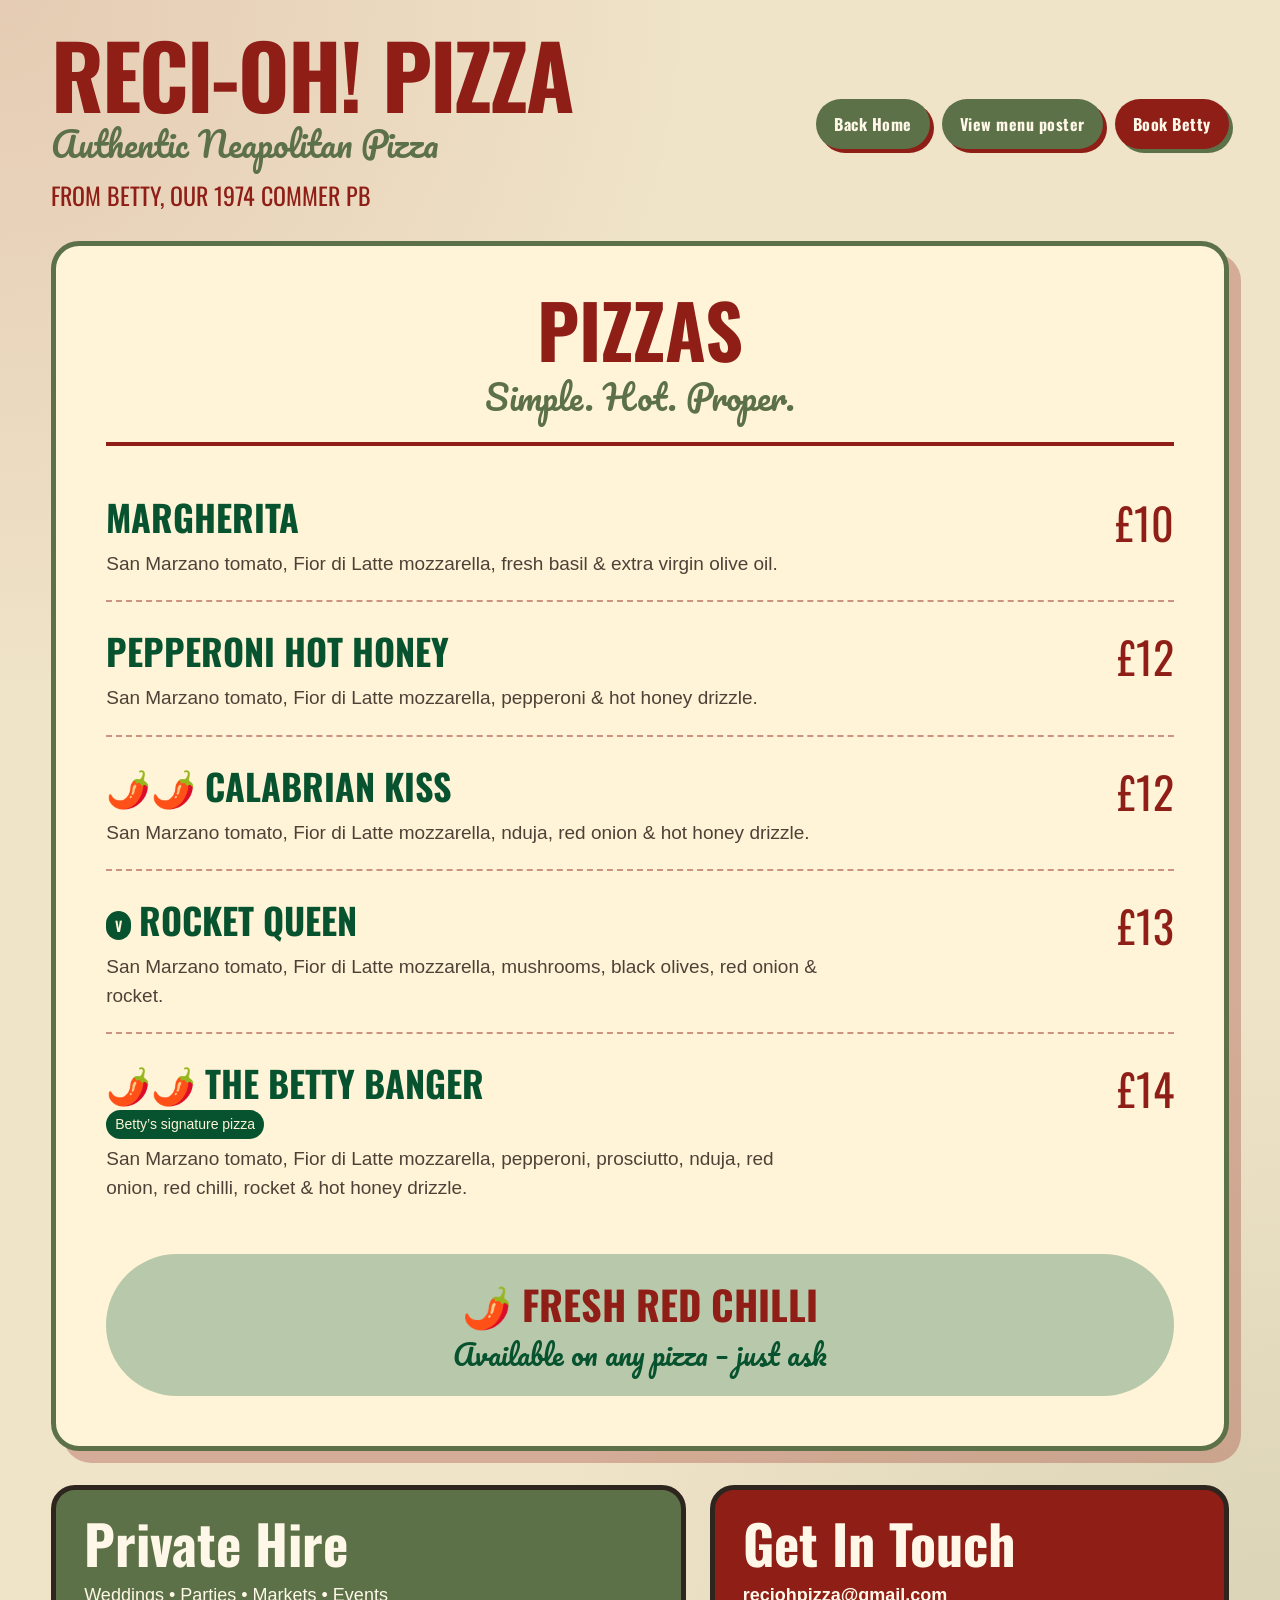
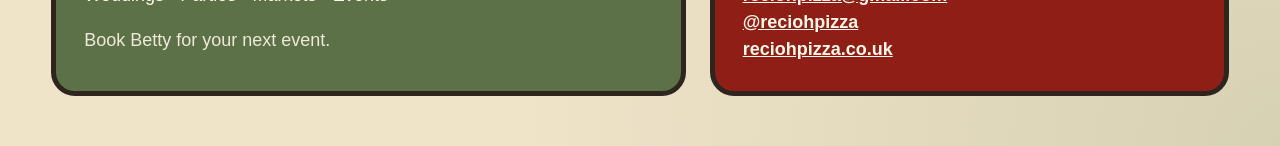
<file: menu.html>
<!DOCTYPE html>
<html lang="en">
<head>
<meta charset="UTF-8">
<meta name="viewport" content="width=device-width, initial-scale=1.0">
<title>Menu | Reci-Oh Pizza</title>
<meta name="description" content="Reci-Oh Pizza menu - authentic Neapolitan pizzas from Betty, our 1974 Commer PB.">

<link href="https://fonts.googleapis.com/css2?family=Oswald:wght@500;700&family=Pacifico&display=swap" rel="stylesheet">

<style>
*{margin:0;padding:0;box-sizing:border-box;}

body{
  background:
    radial-gradient(circle at top left, rgba(156,34,26,0.12), transparent 32%),
    radial-gradient(circle at bottom right, rgba(91,116,74,0.16), transparent 35%),
    #efe3c8;
  color:#2d251e;
  font-family:Arial,sans-serif;
  line-height:1.5;
}

.page{
  width:min(1180px,92%);
  margin:0 auto;
  padding:34px 0 50px;
}

.topbar{
  display:flex;
  justify-content:space-between;
  align-items:center;
  gap:16px;
  margin-bottom:28px;
}

.brand-text h1{
  font-family:'Oswald',sans-serif;
  font-size:clamp(42px,7vw,88px);
  line-height:.9;
  color:#8f1e17;
  letter-spacing:-2px;
}

.brand-text p{
  font-family:'Pacifico',cursive;
  color:#5c7148;
  font-size:clamp(22px,3vw,34px);
  margin-top:5px;
}

.actions{
  display:flex;
  gap:12px;
  flex-wrap:wrap;
  justify-content:flex-end;
}

.btn{
  background:#8f1e17;
  color:#fff8e8;
  text-decoration:none;
  padding:13px 18px;
  border-radius:999px;
  font-family:'Oswald',sans-serif;
  font-weight:700;
  letter-spacing:.5px;
  box-shadow:4px 4px 0 #5c7148;
}

.btn.secondary{
  background:#5c7148;
  box-shadow:4px 4px 0 #8f1e17;
}

.menu-card{
  background:#fff4d7;
  border:5px solid #5c7148;
  border-radius:28px;
  padding:clamp(24px,4vw,50px);
  box-shadow:12px 12px 0 rgba(143,30,23,.28);
}

.menu-title{
  text-align:center;
  border-bottom:4px solid #8f1e17;
  padding-bottom:20px;
  margin-bottom:22px;
}

.menu-title h2{
  font-family:'Oswald',sans-serif;
  color:#8f1e17;
  font-size:clamp(42px,6vw,74px);
  line-height:.9;
}

.menu-title span{
  display:block;
  font-family:'Pacifico',cursive;
  color:#5c7148;
  font-size:clamp(22px,3vw,34px);
  margin-top:8px;
}

.menu-subtitle{
  font-family:'Oswald',sans-serif;
  color:#8f1e17;
  text-transform:uppercase;
  font-size:clamp(18px,2vw,24px);
  margin-top:8px;
}

.item{
  display:grid;
  grid-template-columns:1fr auto;
  gap:12px;
  padding:22px 0;
  border-bottom:2px dashed rgba(143,30,23,.45);
}

.item:last-of-type{
  border-bottom:0;
}

.item h3{
  font-family:'Oswald',sans-serif;
  color:#07522f;
  font-size:clamp(25px,3vw,36px);
  text-transform:uppercase;
}

.item p{
  margin-top:6px;
  font-size:clamp(16px,2vw,19px);
  color:#4d4237;
  max-width:720px;
}

.price{
  font-family:'Oswald',sans-serif;
  font-size:clamp(28px,4vw,44px);
  color:#8f1e17;
  white-space:nowrap;
}

.badge{
  display:inline-block;
  font-size:14px;
  background:#07522f;
  color:#fff4d7;
  border-radius:999px;
  padding:4px 9px;
  margin-right:8px;
  vertical-align:middle;
}

.chilli-box{
  margin-top:30px;
  background:#b8c8aa;
  border-radius:999px;
  padding:20px;
  text-align:center;
  color:#07522f;
}

.chilli-box h3{
  font-family:'Oswald',sans-serif;
  color:#8f1e17;
  font-size:clamp(26px,4vw,40px);
  text-transform:uppercase;
}

.chilli-box p{
  font-family:'Pacifico',cursive;
  font-size:clamp(18px,2.5vw,28px);
}

.footer-card{
  margin-top:34px;
  display:grid;
  grid-template-columns:1.1fr .9fr;
  gap:24px;
}

.panel{
  background:#5c7148;
  color:#fff8e8;
  border-radius:24px;
  padding:28px;
  border:5px solid #2d251e;
}

.panel.red{
  background:#8f1e17;
}

.panel h2{
  font-family:'Oswald',sans-serif;
  font-size:clamp(34px,5vw,54px);
  line-height:.95;
  margin-bottom:12px;
}

.panel p{
  font-size:18px;
}

.panel a{
  overflow-wrap:anywhere;
  color:#fff8e8;
  font-weight:bold;
}

.note{
  margin-top:18px;
  font-size:14px;
  opacity:.9;
}

@media(max-width:820px){
  .topbar{
    align-items:flex-start;
    flex-direction:column;
  }

  .actions{
    justify-content:flex-start;
  }

  .footer-card{
    grid-template-columns:1fr;
  }

  .item{
    grid-template-columns:1fr;
  }

  .price{
    margin-top:-4px;
  }
}
</style>
</head>

<body>
<div class="page">

  <header class="topbar">
    <div class="brand-text">
      <h1>RECI-OH! PIZZA</h1>
      <p>Authentic Neapolitan Pizza</p>
      <div class="menu-subtitle">From Betty, our 1974 Commer PB</div>
    </div>

    <nav class="actions">
      <a class="btn secondary" href="index.html">Back Home</a>
      <a class="btn secondary" href="recioh-pizza-menu.jpg" target="_blank" rel="noopener">View menu poster</a>
      <a class="btn" href="mailto:reciohpizza@gmail.com?subject=Booking%20Betty">Book Betty</a>
    </nav>
  </header>

  <main class="menu-card">
    <div class="menu-title">
      <h2>PIZZAS</h2>
      <span>Simple. Hot. Proper.</span>
    </div>

    <article class="item">
      <div>
        <h3>Margherita</h3>
        <p>San Marzano tomato, Fior di Latte mozzarella, fresh basil & extra virgin olive oil.</p>
      </div>
      <div class="price">£10</div>
    </article>

    <article class="item">
      <div>
        <h3>Pepperoni Hot Honey</h3>
        <p>San Marzano tomato, Fior di Latte mozzarella, pepperoni & hot honey drizzle.</p>
      </div>
      <div class="price">£12</div>
    </article>

    <article class="item">
      <div>
        <h3>🌶️🌶️ Calabrian Kiss</h3>
        <p>San Marzano tomato, Fior di Latte mozzarella, nduja, red onion & hot honey drizzle.</p>
      </div>
      <div class="price">£12</div>
    </article>

    <article class="item">
      <div>
        <h3><span class="badge">V</span>Rocket Queen</h3>
        <p>San Marzano tomato, Fior di Latte mozzarella, mushrooms, black olives, red onion & rocket.</p>
      </div>
      <div class="price">£13</div>
    </article>

    <article class="item">
      <div>
        <h3>🌶️🌶️ The Betty Banger</h3>
        <span class="badge">Betty’s signature pizza</span>
        <p>San Marzano tomato, Fior di Latte mozzarella, pepperoni, prosciutto, nduja, red onion, red chilli, rocket & hot honey drizzle.</p>
      </div>
      <div class="price">£14</div>
    </article>

    <div class="chilli-box">
      <h3>🌶️ Fresh Red Chilli</h3>
      <p>Available on any pizza – just ask</p>
    </div>
  </main>

  <section class="footer-card">
    <div class="panel">
      <h2>Private Hire</h2>
      <p>Weddings • Parties • Markets • Events</p>
      <p class="note">Book Betty for your next event.</p>
    </div>

    <div class="panel red">
      <h2>Get In Touch</h2>
      <p><a href="mailto:reciohpizza@gmail.com">reciohpizza@gmail.com</a></p>
      <p><a href="https://www.instagram.com/reciohpizza/" target="_blank" rel="noopener">@reciohpizza</a></p>
      <p><a href="https://reciohpizza.co.uk">reciohpizza.co.uk</a></p>
    </div>
  </section>

</div>
</body>
</html>
</file>
<file: mobile.css>
@import url('https://fonts.googleapis.com/css2?family=Oswald:wght@600;700&display=swap');
.mobile-site{display:none}
.mobile-site *{box-sizing:border-box}.mobile-site{scroll-behavior:smooth}.mobile-site{margin:0;background:#f7f0e4;color:#213c29;font-family:Arial,sans-serif;line-height:1.6}.mobile-site a{color:inherit}.mobile-site .top{padding:15px 20px 10px;display:flex;align-items:center;justify-content:space-between;border-bottom:1px solid #dcd8c9}.mobile-site .brand{font-family:'Oswald',Impact,'Arial Narrow',sans-serif;color:#860d09;font-size:24px;letter-spacing:.5px;text-decoration:none;line-height:1.1}.mobile-site .brand small{display:block;font-family:Arial,sans-serif;color:#365035;font-size:9px;letter-spacing:1.8px;margin-top:6px}.mobile-site .top>a:last-child{background:#850c08;color:white;padding:10px 15px;text-decoration:none;border-radius:4px;font-weight:bold;font-size:12px;min-height:44px}.mobile-site .nav{display:flex;justify-content:center;gap:30px;padding:10px 15px;font-size:12px;font-weight:bold}.mobile-site .nav a{text-decoration:none;min-height:28px}.mobile-site .hero{text-align:center;overflow:hidden}.mobile-site .logo{width:88px;height:88px;border-radius:50%;margin:8px auto 12px;background-image:url('recioh-homepage.png');background-size:375% auto;background-position:left top}.mobile-site .eyebrow{font-size:10px;font-weight:bold;letter-spacing:2px;color:#6c795a}.mobile-site .hero h1{font-family:'Oswald',Impact,'Arial Narrow',sans-serif;font-size:44px;line-height:1.1;color:#860d09;letter-spacing:1px;margin:10px 10px 0;font-weight:700}.mobile-site .hero h1 span{color:#263e29}.mobile-site .tagline{font-family:Georgia,serif;font-style:italic;font-weight:bold;font-size:22px;margin:10px 10px 16px}.mobile-site .hero p{font-size:14px;line-height:1.6;margin:0 25px 20px;color:#4d584a}.mobile-site .buttons{display:flex;gap:10px;margin:0 20px 20px}.mobile-site .button{display:flex;align-items:center;justify-content:center;min-height:48px;border-radius:4px;text-decoration:none;font-weight:bold;font-size:13px;padding:12px 17px;flex:1;background:#850c08;color:white}.mobile-site .button.outline{border:1px solid #4c6245;background:transparent;color:#2d482f}.mobile-site .photo{position:relative;margin-top:8px}.mobile-site .photo img{display:block;width:100%;aspect-ratio:1.4;object-fit:cover}.mobile-site .photo:before{content:'';position:absolute;inset:0 0 auto;height:35px;background:linear-gradient(#f7f0e4,transparent)}.mobile-site .photo:after{content:'';position:absolute;inset:auto 0 0;height:35px;background:linear-gradient(transparent,#f7f0e4)}.mobile-site .occasions{display:grid;grid-template-columns:repeat(4,1fr);gap:4px;padding:18px 14px 25px;text-align:center;font-size:9px;font-weight:bold;letter-spacing:.3px}.mobile-site .occasions span{font-size:22px;display:block;margin-bottom:5px}.mobile-site .details{padding:0 20px 24px;scroll-margin-top:12px}.mobile-site .card{border:1px solid #d9d2bf;border-radius:8px;padding:24px 22px;margin-bottom:18px;background:#fffbf3}.mobile-site .card h2{font-family:'Oswald',Impact,'Arial Narrow',sans-serif;font-weight:400;letter-spacing:.7px;font-size:27px;margin:0 0 10px;color:#850c08}.mobile-site .card p{font-size:14px;color:#4c5547;margin:0 0 19px}.mobile-site .card .button{flex:none;width:100%}.mobile-site .story img{width:100%;aspect-ratio:1;object-fit:cover;display:block;border-radius:4px;margin:16px 0}.mobile-site .green{background:#324930;color:#fff;border:0}.mobile-site .green h2{color:#f0d9a2}.mobile-site .green p{color:#e0e8d6}.mobile-site .green .button{background:#f7f0e4;color:#2c432c}.mobile-site .contact{text-align:center;padding:18px 22px 28px}.mobile-site .contact h2{font-family:Georgia,serif;font-size:25px;font-style:italic;margin:0 0 12px}.mobile-site .contact p{font-size:13px;margin-bottom:20px}.mobile-site .email{display:block;overflow-wrap:anywhere;margin:19px 0 10px;font-size:15px;font-weight:bold}.mobile-site .social{display:flex;justify-content:center;gap:20px;font-size:13px}.mobile-site .social a{padding:10px 4px}.mobile-site footer{background:#324930;color:#e7cca0;text-align:center;padding:23px 15px;font-size:11px;letter-spacing:1.2px}.mobile-site a:focus-visible{outline:3px solid #bb5c30;outline-offset:3px}

@media(max-width:800px){.page{display:none}.mobile-site{display:block}body{background:#f7f0e4}}
.mobile-site .top{gap:10px}.mobile-site .top>a:last-child{white-space:nowrap;padding:10px 12px}.mobile-site .buttons .button{white-space:nowrap;padding:12px 9px}.mobile-site .brand{font-size:clamp(19px,5.5vw,24px)}
</file>
